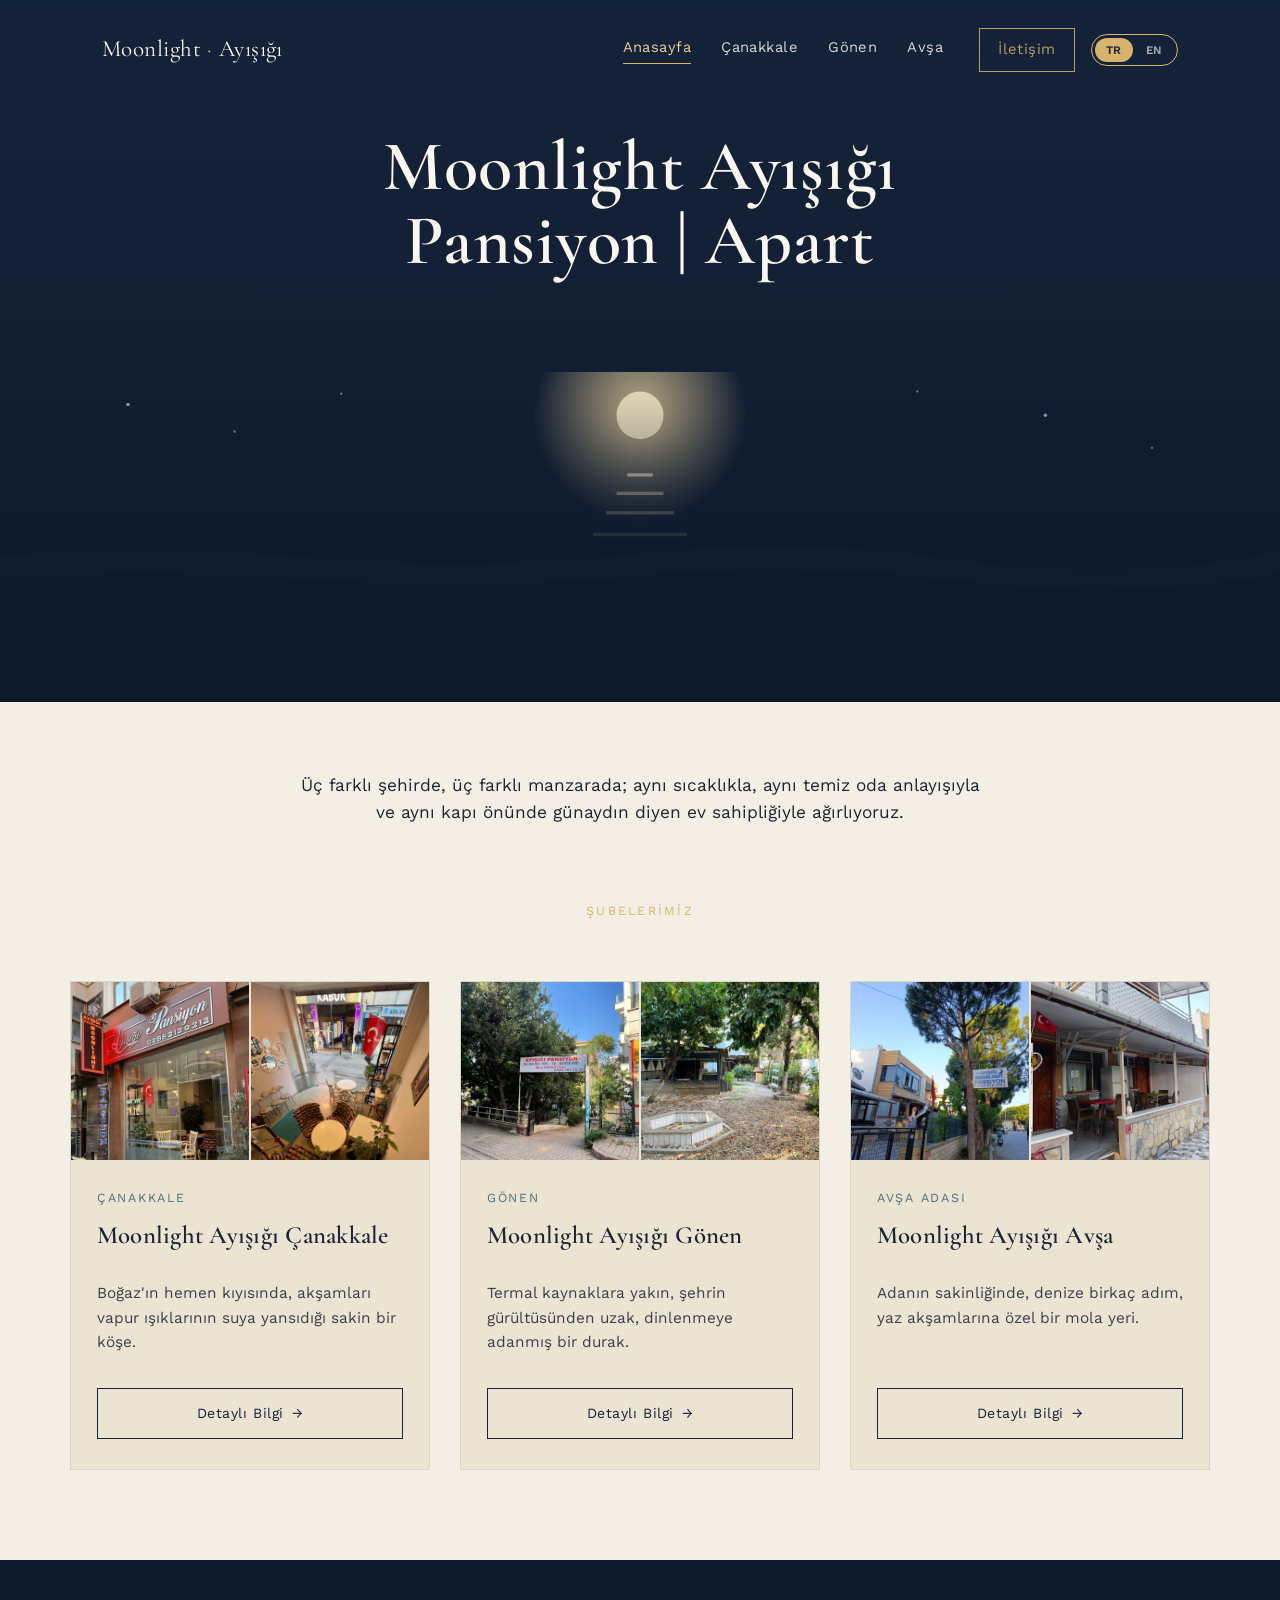
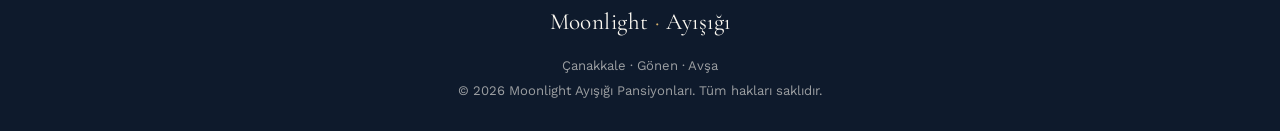
<file: index.html>
<!DOCTYPE html>
<html lang="tr">
<head>
<meta charset="UTF-8">
<meta name="viewport" content="width=device-width, initial-scale=1.0">
<link rel="icon" href="favicon.ico" type="image/x-icon">
<title>Moonlight Ayışığı Pansiyon | Çanakkale · Gönen · Avşa</title>
<meta name="description" content="Moonlight Ayışığı Pansiyonları — Çanakkale, Gönen ve Avşa'da huzurlu bir konaklama. Şubelerimizi keşfedin, bizi arayın veya WhatsApp'tan yazın.">
<link rel="preconnect" href="https://fonts.googleapis.com">
<link href="https://fonts.googleapis.com/css2?family=Cormorant+Garamond:wght@500;600;700&family=Work+Sans:wght@400;500;600&display=swap" rel="stylesheet">
<link rel="stylesheet" href="style.css">
</head>
<body>

<div class="hero">
  <header class="site-header">
    <div class="wrap">
      <div class="logo">Moonlight<span class="dot">·</span>Ayışığı</div>
      <div class="nav-wrap">
        <nav>
          <a href="index.html" data-en="Home">Anasayfa</a>
          <a href="canakkale.html">Çanakkale</a>
          <a href="gonen.html">Gönen</a>
          <a href="avsa.html">Avşa</a>
          <a href="iletisim.html" class="nav-contact" data-en="Contact">İletişim</a>
        </nav>
        <div class="lang-switch" role="group" aria-label="Dil seçimi / Language">
          <button type="button" class="lang-btn" data-lang="tr" aria-pressed="true">TR</button>
          <button type="button" class="lang-btn" data-lang="en" aria-pressed="false">EN</button>
        </div>
        <button class="menu-toggle" aria-label="Menüyü aç/kapat" aria-expanded="false">
          <svg class="icon-burger" viewBox="0 0 24 24" fill="none" stroke="currentColor" stroke-width="1.8"><line x1="3" y1="6" x2="21" y2="6"/><line x1="3" y1="12" x2="21" y2="12"/><line x1="3" y1="18" x2="21" y2="18"/></svg>
          <svg class="icon-close" viewBox="0 0 24 24" fill="none" stroke="currentColor" stroke-width="1.8"><line x1="5" y1="5" x2="19" y2="19"/><line x1="5" y1="19" x2="19" y2="5"/></svg>
        </button>
      </div>
    </div>
  </header>

  <div class="wrap hero-inner">
    <h1>Moonlight Ayışığı<br><span class="i18n" data-en="Guesthouse | Apart">Pansiyon | Apart</span></h1>
  </div>

  <!-- İmza görseli: ay ışığının denize yansıması -->
  <svg class="moon-scene" viewBox="0 0 1200 240" preserveAspectRatio="none" xmlns="http://www.w3.org/2000/svg" role="img" aria-label="Ay ışığının denize yansıması">
    <defs>
      <radialGradient id="moonGlow" cx="50%" cy="50%" r="50%">
        <stop offset="0%" stop-color="#E8CE9B" stop-opacity="0.9"/>
        <stop offset="100%" stop-color="#E8CE9B" stop-opacity="0"/>
      </radialGradient>
      <linearGradient id="seaFade" x1="0" y1="0" x2="0" y2="1">
        <stop offset="0%" stop-color="#0E1A2C" stop-opacity="0"/>
        <stop offset="100%" stop-color="#0E1A2C" stop-opacity="1"/>
      </linearGradient>
    </defs>
    <circle cx="600" cy="40" r="100" fill="url(#moonGlow)"/>
    <circle cx="600" cy="40" r="22" fill="#F4E6C2"/>
    <line x1="588" y1="95" x2="612" y2="95" stroke="#F4E6C2" stroke-width="3" opacity="0.85"/>
    <line x1="578" y1="112" x2="622" y2="112" stroke="#F4E6C2" stroke-width="3" opacity="0.6"/>
    <line x1="568" y1="130" x2="632" y2="130" stroke="#F4E6C2" stroke-width="3" opacity="0.4"/>
    <line x1="556" y1="150" x2="644" y2="150" stroke="#F4E6C2" stroke-width="3" opacity="0.25"/>
    <circle cx="120" cy="30" r="1.6" fill="#F4E6C2" opacity="0.7"/>
    <circle cx="220" cy="55" r="1.2" fill="#F4E6C2" opacity="0.5"/>
    <circle cx="980" cy="40" r="1.6" fill="#F4E6C2" opacity="0.7"/>
    <circle cx="1080" cy="70" r="1.2" fill="#F4E6C2" opacity="0.5"/>
    <circle cx="320" cy="20" r="1" fill="#F4E6C2" opacity="0.6"/>
    <circle cx="860" cy="18" r="1" fill="#F4E6C2" opacity="0.6"/>
    <path d="M0,170 Q150,160 300,172 T600,168 T900,174 T1200,166 V240 H0 Z" fill="#152538" opacity="0.9"/>
    <path d="M0,190 Q150,182 300,192 T600,188 T900,193 T1200,186 V240 H0 Z" fill="#0E1A2C"/>
    <rect x="0" y="0" width="1200" height="240" fill="url(#seaFade)"/>
  </svg>
</div>

<section class="intro wrap reveal">
  <p data-en="In three different cities, with three different views, we welcome you with the same warmth, the same standard of clean rooms, and the same hospitality that says good morning at your door.">Üç farklı şehirde, üç farklı manzarada; aynı sıcaklıkla, aynı temiz oda anlayışıyla ve aynı kapı önünde günaydın diyen ev sahipliğiyle ağırlıyoruz.</p>
</section>

<section class="branches wrap" id="subeler">
  <div class="branches-head reveal">
    <span class="eyebrow" data-en="Our Branches">Şubelerimiz</span>
  </div>

  <div class="branches-grid">

    <!-- ÇANAKKALE -->
    <article class="branch-card reveal">
      <div class="branch-photos">
        <div class="photo-placeholder">
          <img src="images/canakkale1.jpg">
        </div>
        <div class="photo-placeholder">
          <img src="images/canakkale2.jpg">
        </div>
      </div>
      <div class="branch-body">
        <span class="place">Çanakkale</span>
        <h3>Moonlight Ayışığı Çanakkale</h3>
        <p data-en="Right on the shore of the Strait, a quiet corner where the ferry lights reflect on the water in the evenings.">Boğaz'ın hemen kıyısında, akşamları vapur ışıklarının suya yansıdığı sakin bir köşe.</p>
        <a class="btn" href="canakkale.html"><span class="i18n" data-en="Learn More">Detaylı Bilgi</span> <span class="arrow">→</span></a>
      </div>
    </article>

    <!-- GÖNEN -->
    <article class="branch-card reveal">
      <div class="branch-photos">
        <div class="photo-placeholder">
          <img src="images/gonen1.jpg">
        </div>
        <div class="photo-placeholder">
          <img src="images/gonen2.jpg">
        </div>
      </div>
      <div class="branch-body">
        <span class="place">Gönen</span>
        <h3>Moonlight Ayışığı Gönen</h3>
        <p data-en="Close to thermal springs and away from city noise, a stop devoted to rest.">Termal kaynaklara yakın, şehrin gürültüsünden uzak, dinlenmeye adanmış bir durak.</p>
        <a class="btn" href="gonen.html"><span class="i18n" data-en="Learn More">Detaylı Bilgi</span> <span class="arrow">→</span></a>
      </div>
    </article>

    <!-- AVŞA -->
    <article class="branch-card reveal">
      <div class="branch-photos">
        <div class="photo-placeholder">
          <img src="images/avsa1.jpg">
        </div>
        <div class="photo-placeholder">
          <img src="images/avsa2.jpg">
        </div>
      </div>
      <div class="branch-body">
        <span class="place" data-en="Avşa Island">Avşa Adası</span>
        <h3>Moonlight Ayışığı Avşa</h3>
        <p data-en="In the calm of the island, just steps from the sea — a special retreat for summer evenings.">Adanın sakinliğinde, denize birkaç adım, yaz akşamlarına özel bir mola yeri.</p>
        <a class="btn" href="avsa.html"><span class="i18n" data-en="Learn More">Detaylı Bilgi</span> <span class="arrow">→</span></a>
      </div>
    </article>

  </div>
</section>

<footer class="site-footer">
  <div class="wrap">
    <div class="logo">Moonlight<span class="dot">·</span>Ayışığı</div>
    <p>Çanakkale · Gönen · Avşa</p>
    <p>&copy; 2026 Moonlight Ayışığı <span class="i18n" data-en="Guesthouses. All rights reserved.">Pansiyonları. Tüm hakları saklıdır.</span></p>
  </div>
</footer>

<script src="script.js"></script>
</body>
</html>
</file>
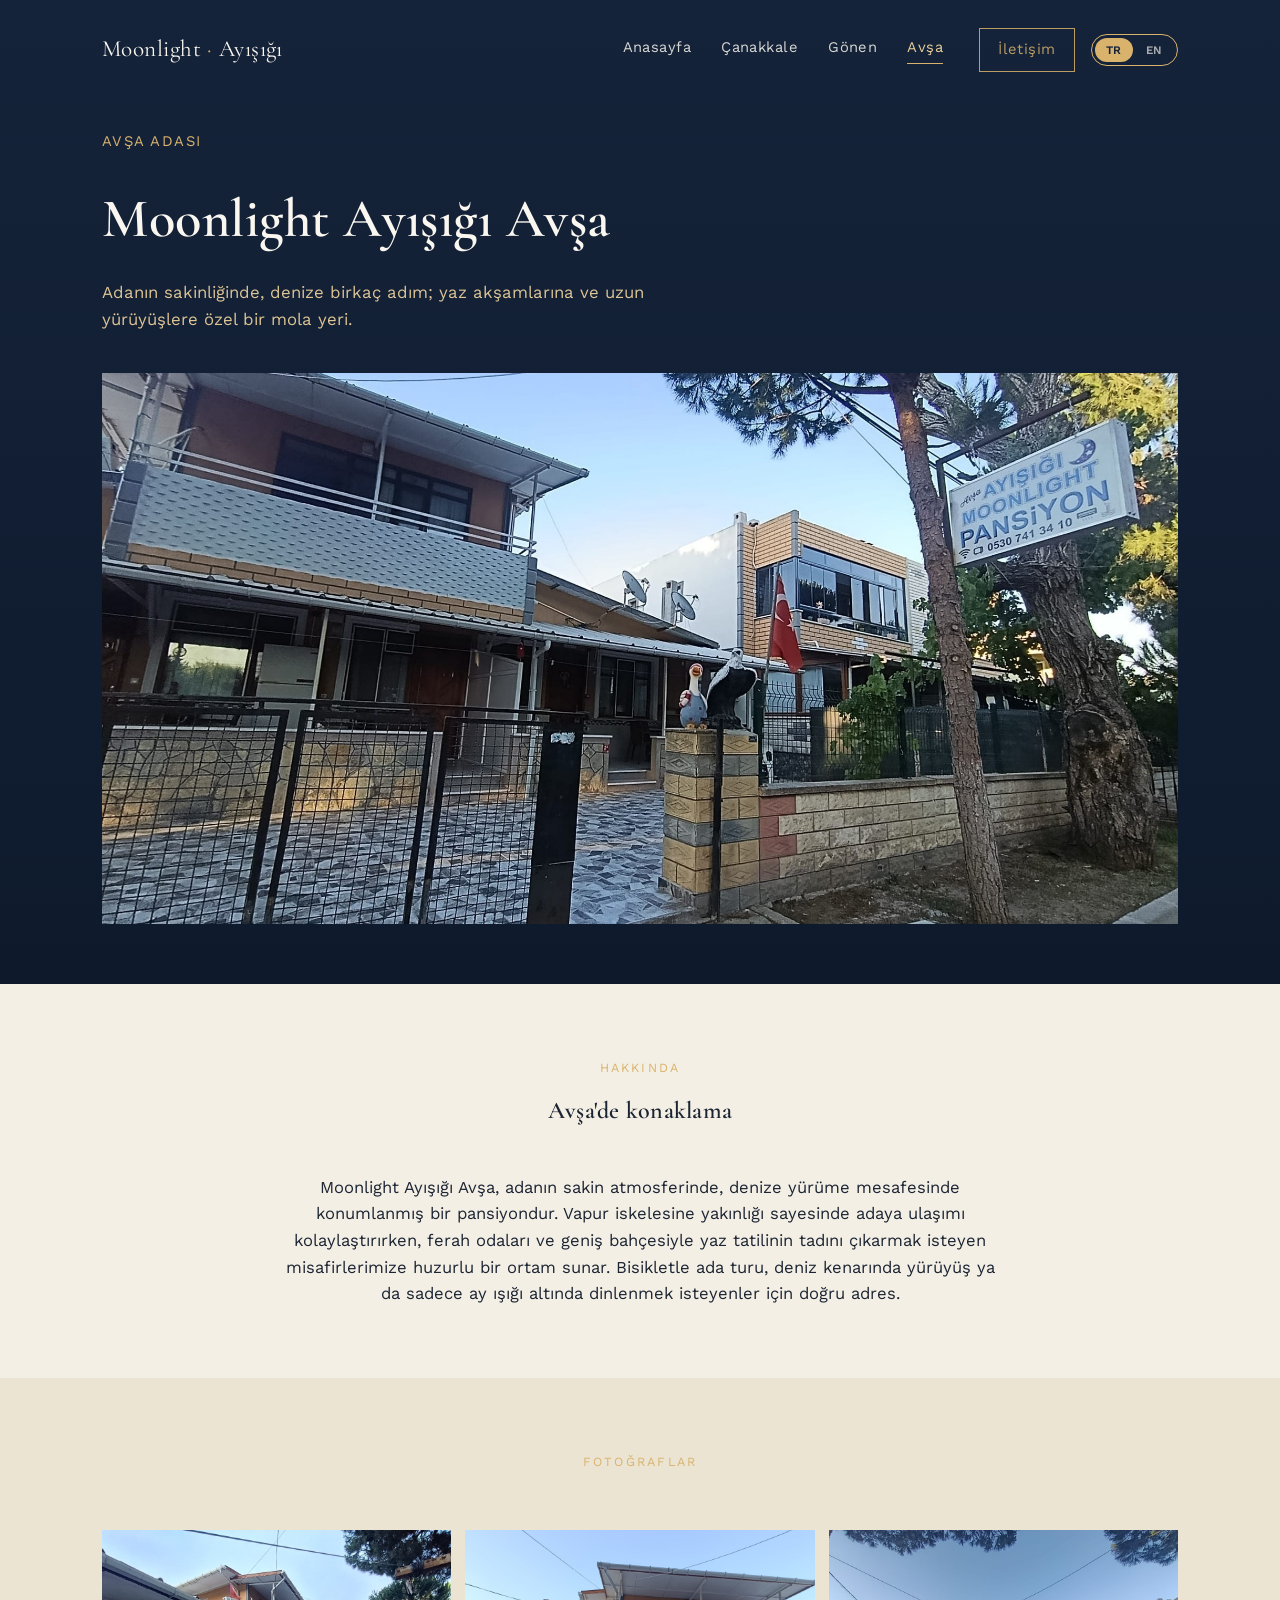
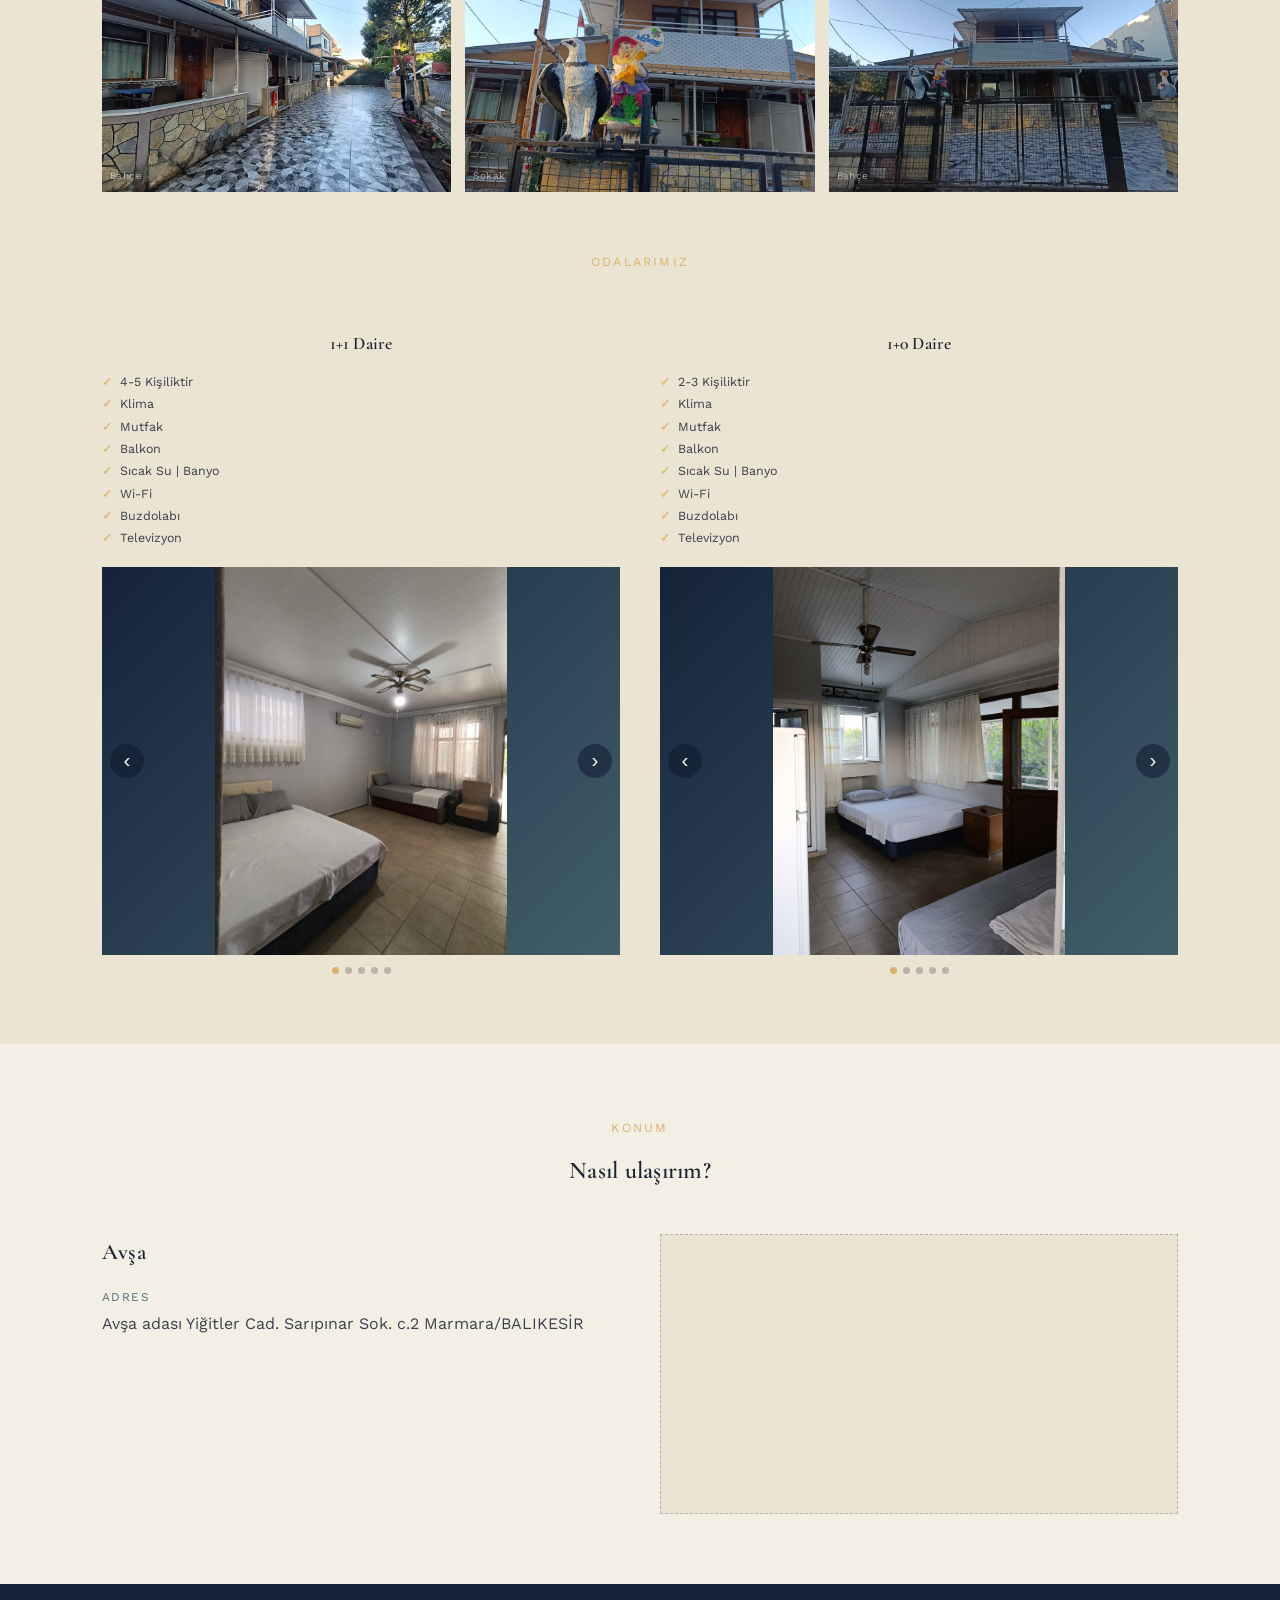
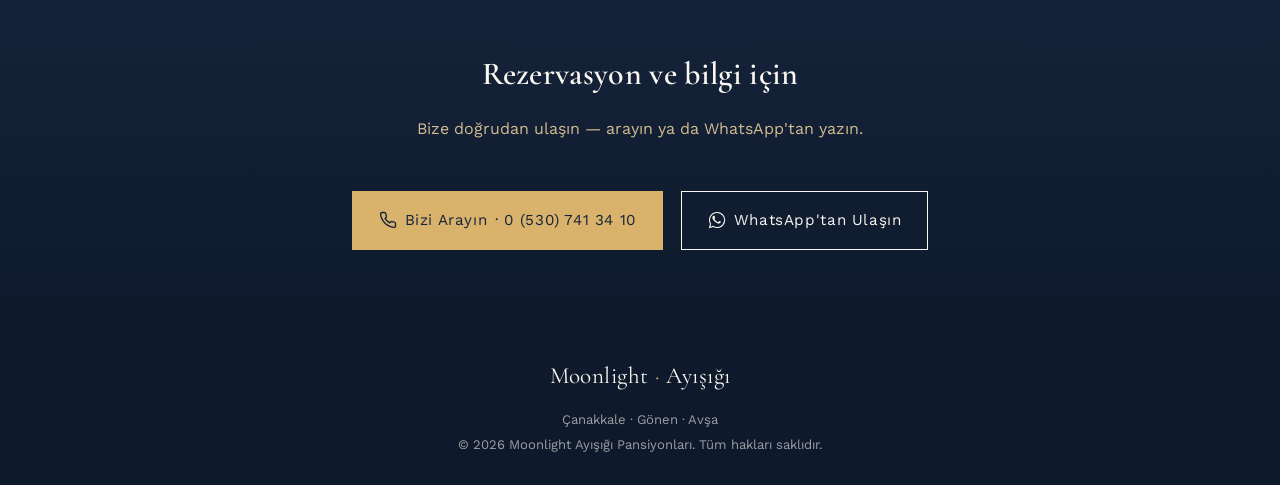
<file: avsa.html>
<!DOCTYPE html>
<html lang="tr">
<head>
<meta charset="UTF-8">
<meta name="viewport" content="width=device-width, initial-scale=1.0">
<link rel="icon" href="favicon.ico" type="image/x-icon">
<title>Moonlight Ayışığı Avşa | Pansiyon</title>
<meta name="description" content="Moonlight Ayışığı Avşa pansiyonu — odalar, fotoğraflar, konum ve iletişim bilgileri.">
<link rel="preconnect" href="https://fonts.googleapis.com">
<link href="https://fonts.googleapis.com/css2?family=Cormorant+Garamond:wght@500;600;700&family=Work+Sans:wght@400;500;600&display=swap" rel="stylesheet">
<link rel="stylesheet" href="style.css">
</head>
<body>

<div class="branch-hero">
  <header class="site-header">
    <div class="wrap">
      <div class="logo">Moonlight<span class="dot">·</span>Ayışığı</div>
      <div class="nav-wrap">
        <nav>
          <a href="index.html" data-en="Home">Anasayfa</a>
          <a href="canakkale.html">Çanakkale</a>
          <a href="gonen.html">Gönen</a>
          <a href="avsa.html">Avşa</a>
          <a href="iletisim.html" class="nav-contact" data-en="Contact">İletişim</a>
        </nav>
        <div class="lang-switch" role="group" aria-label="Dil seçimi / Language">
          <button type="button" class="lang-btn" data-lang="tr" aria-pressed="true">TR</button>
          <button type="button" class="lang-btn" data-lang="en" aria-pressed="false">EN</button>
        </div>
        <button class="menu-toggle" aria-label="Menüyü aç/kapat" aria-expanded="false">
          <svg class="icon-burger" viewBox="0 0 24 24" fill="none" stroke="currentColor" stroke-width="1.8"><line x1="3" y1="6" x2="21" y2="6"/><line x1="3" y1="12" x2="21" y2="12"/><line x1="3" y1="18" x2="21" y2="18"/></svg>
          <svg class="icon-close" viewBox="0 0 24 24" fill="none" stroke="currentColor" stroke-width="1.8"><line x1="5" y1="5" x2="19" y2="19"/><line x1="5" y1="19" x2="19" y2="5"/></svg>
        </button>
      </div>
    </div>
  </header>

  <div class="wrap branch-hero-content">
    <div class="loc" data-en="Avşa Island">Avşa Adası</div>
    <h1>Moonlight Ayışığı Avşa</h1>
    <p class="lede" data-en="In the calm of the island, just steps from the sea — a special retreat for summer evenings and long walks.">Adanın sakinliğinde, denize birkaç adım; yaz akşamlarına ve uzun yürüyüşlere özel bir mola yeri.</p>

    <div class="banner-placeholder">
      <img src="images/avsa.jpg" alt="Moonlight Ayışığı Avşa Kapak Fotoğrafı">
    </div>
  </div>
</div>

<section class="section reveal">
  <div class="wrap">
    <div class="section-head">
      <span class="eyebrow" data-en="About">Hakkında</span>
      <h2 data-en="Accommodation in Avşa">Avşa'de konaklama</h2>
    </div>
    <p class="about-text" data-en="Moonlight Ayışığı Avşa is a guesthouse located within walking distance of the sea, in the island's calm atmosphere. Its proximity to the ferry pier makes reaching the island easy, while its spacious rooms and large garden offer a peaceful setting for guests wanting to enjoy their summer holiday. It's the right address for those who want to tour the island by bike, walk along the shore, or simply relax under the moonlight.">Moonlight Ayışığı Avşa, adanın sakin atmosferinde, denize yürüme mesafesinde konumlanmış bir pansiyondur. Vapur iskelesine yakınlığı sayesinde adaya ulaşımı kolaylaştırırken, ferah odaları ve geniş bahçesiyle yaz tatilinin tadını çıkarmak isteyen misafirlerimize huzurlu bir ortam sunar. Bisikletle ada turu, deniz kenarında yürüyüş ya da sadece ay ışığı altında dinlenmek isteyenler için doğru adres.</p>
  </div>
</section>

<section class="section alt reveal">
  <div class="wrap">
    <div class="section-head">
      <span class="eyebrow" data-en="Photos">Fotoğraflar</span>
    </div>
    <div class="gallery-grid-3">
      <div class="photo-placeholder">
        <img src="images/avsabahce.jpg" alt="Bahçe">
        <span class="ph-label" data-en="Garden">Bahçe</span>
      </div>
      <div class="photo-placeholder">
        <img src="images/avsasokak.jpg" alt="Sokak">
        <span class="ph-label" data-en="Street">Sokak</span>
      </div>
      <div class="photo-placeholder">
        <img src="images/avsabahce1.jpg" alt="Bahçe">
        <span class="ph-label" data-en="Garden">Bahçe</span>
      </div>
    </div>

    <div class="section-head rooms-head">
      <span class="eyebrow" data-en="Our Rooms">Odalarımız</span>
    </div>
    <div class="rooms-grid-2">

      <div class="room-carousel">
        <h3 data-en="1+1 Apartment">1+1 Daire</h3>
        <ul class="amenity-list">
          <li data-en="Accommodates 4-5">4-5 Kişiliktir</li>
          <li data-en="Air Conditioning">Klima</li>
          <li data-en="Kitchen">Mutfak</li>
          <li data-en="Balcony">Balkon</li>
          <li data-en="Hot Water | Bathroom">Sıcak Su | Banyo</li>
          <li>Wi-Fi</li>
          <li data-en="Fridge">Buzdolabı</li>
          <li data-en="TV">Televizyon</li>
        </ul>
        <div class="carousel">
          <button class="carousel-arrow prev" type="button" aria-label="Önceki fotoğraf">‹</button>
          <div class="carousel-track">
            <div class="carousel-slide active">
              <img src="images/avsa111.jpg" alt="1+1 Daire">
            </div>
            <div class="carousel-slide">
              <img src="images/avsa112.jpg" alt="1+1 Daire">
            </div>
            <div class="carousel-slide">
              <img src="images/avsa113.jpg" alt="1+1 Daire">
            </div>
            <div class="carousel-slide">
              <img src="images/avsa114.jpg" alt="1+1 Daire">
            </div>
            <div class="carousel-slide">
              <img src="images/avsa115.jpg" alt="1+0 Daire">
            </div>
          </div>
          <button class="carousel-arrow next" type="button" aria-label="Sonraki fotoğraf">›</button>
        </div>
        <div class="carousel-dots">
          <span class="dot active"></span><span class="dot"></span><span class="dot"></span><span class="dot"></span><span class="dot"></span>
        </div>
      </div>

      <div class="room-carousel">
        <h3 data-en="Studio Apartment">1+0 Daire</h3>
        <ul class="amenity-list">
          <li data-en="Accommodates 2-3">2-3 Kişiliktir</li>
          <li data-en="Air Conditioning">Klima</li>
          <li data-en="Kitchen">Mutfak</li>
          <li data-en="Balcony">Balkon</li>
          <li data-en="Hot Water | Bathroom">Sıcak Su | Banyo</li>
          <li>Wi-Fi</li>
          <li data-en="Fridge">Buzdolabı</li>
          <li data-en="TV">Televizyon</li>
        </ul>
        <div class="carousel">
          <button class="carousel-arrow prev" type="button" aria-label="Önceki fotoğraf">‹</button>
          <div class="carousel-track">
            <div class="carousel-slide active">
              <img src="images/avsa101.jpg" alt="1+0 Daire">
            </div>
            <div class="carousel-slide">
              <img src="images/avsa102.jpg" alt="1+0 Daire">
            </div>
            <div class="carousel-slide">
              <img src="images/avsa103.jpg" alt="1+0 Daire">
            </div>
            <div class="carousel-slide">
              <img src="images/avsa104.jpg" alt="1+0 Daire">
            </div>
            <div class="carousel-slide">
              <img src="images/avsa105.jpg" alt="1+0 Daire">
            </div>
          </div>
          <button class="carousel-arrow next" type="button" aria-label="Sonraki fotoğraf">›</button>
        </div>
        <div class="carousel-dots">
          <span class="dot active"></span><span class="dot"></span><span class="dot"></span><span class="dot"></span><span class="dot"></span>
        </div>
      </div>

    </div>
  </div>
</section>

<section class="section reveal">
  <div class="wrap">
    <div class="section-head">
      <span class="eyebrow" data-en="Location">Konum</span>
      <h2 data-en="How do I get there?">Nasıl ulaşırım?</h2>
    </div>
    <div class="location-grid">
      <div class="location-info">
        <h3>Avşa</h3>
        <span class="label" data-en="Address">Adres</span>
        <p>Avşa adası Yiğitler Cad. Sarıpınar Sok. c.2 Marmara/BALIKESİR</p>
      </div>
      <div class="map-placeholder">
        <iframe
        src="https://www.google.com/maps?q=40.5075704,27.4999676&z=16&output=embed"
        width="100%"
        height="100%"
        style="border:0;"
        loading="lazy"
        allowfullscreen>
      </iframe>
      </div>
    </div>
  </div>
</section>

<div class="contact-box reveal">
  <div class="wrap">
    <h2 data-en="For Reservations & Information">Rezervasyon ve bilgi için</h2>
    <p data-en="Contact us directly — call us or message on WhatsApp.">Bize doğrudan ulaşın — arayın ya da WhatsApp'tan yazın.</p>
    <div class="contact-actions">
      <a class="btn btn-gold" href="tel:+905307413410">
        <svg viewBox="0 0 24 24" fill="none" stroke="currentColor" stroke-width="1.8"><path d="M22 16.92v3a2 2 0 0 1-2.18 2 19.79 19.79 0 0 1-8.63-3.07 19.5 19.5 0 0 1-6-6 19.79 19.79 0 0 1-3.07-8.67A2 2 0 0 1 4.11 2h3a2 2 0 0 1 2 1.72 12.84 12.84 0 0 0 .7 2.81 2 2 0 0 1-.45 2.11L8.09 9.91a16 16 0 0 0 6 6l1.27-1.27a2 2 0 0 1 2.11-.45 12.84 12.84 0 0 0 2.81.7A2 2 0 0 1 22 16.92z"/></svg>
        <span class="i18n" data-en="Call Us">Bizi Arayın</span> · 0 (530) 741 34 10
      </a>
      <a class="btn btn-outline-light" href="https://wa.me/905307413410?text=Merhaba%2C+Moonlight+Ay%C4%B1%C5%9F%C4%B1%C4%9F%C4%B1+Av%C5%9Fa+%C5%9Fubesi+hakk%C4%B1nda+bilgi+almak+istiyorum." target="_blank" rel="noopener">
        <svg viewBox="0 0 24 24" fill="currentColor"><path d="M17.5 14.4c-.3-.2-1.8-.9-2.1-1-.3-.1-.5-.2-.7.1-.2.3-.8 1-1 1.2-.2.2-.4.2-.7.1-1-.4-2-1.1-2.8-2-.7-.8-1.2-1.7-1.5-2.1-.2-.3 0-.5.1-.7.2-.2.4-.5.6-.7.2-.2.2-.4.1-.7-.1-.3-.6-1.5-.8-2-.2-.4-.4-.4-.6-.4h-.6c-.2 0-.5.1-.7.4-.2.3-.9 1-.9 2.3 0 1.4 1 2.7 1.1 2.9.1.2 1.9 3 4.7 4.1 2.3.9 2.8.8 3.3.7.5-.1 1.6-.6 1.8-1.3.2-.6.2-1.2.1-1.3-.1-.1-.3-.2-.6-.4z"/><path d="M12 2a10 10 0 0 0-8.5 15.2L2 22l4.9-1.5A10 10 0 1 0 12 2z" fill="none" stroke="currentColor" stroke-width="1.4"/></svg>
        <span class="i18n" data-en="Contact via WhatsApp">WhatsApp'tan Ulaşın</span>
      </a>
    </div>
  </div>
</div>

<footer class="site-footer">
  <div class="wrap">
    <div class="logo">Moonlight<span class="dot">·</span>Ayışığı</div>
    <p>Çanakkale · Gönen · Avşa</p>
    <p>&copy; 2026 Moonlight Ayışığı <span class="i18n" data-en="Guesthouses. All rights reserved.">Pansiyonları. Tüm hakları saklıdır.</span></p>
  </div>
</footer>

<div class="lightbox" id="lightbox">
  <button class="lightbox-close" type="button" aria-label="Kapat">×</button>
  <button class="lightbox-nav prev" type="button" aria-label="Önceki fotoğraf">‹</button>
  <div class="lightbox-content"></div>
  <button class="lightbox-nav next" type="button" aria-label="Sonraki fotoğraf">›</button>
</div>

<script src="script.js"></script>
</body>
</html>
</file>
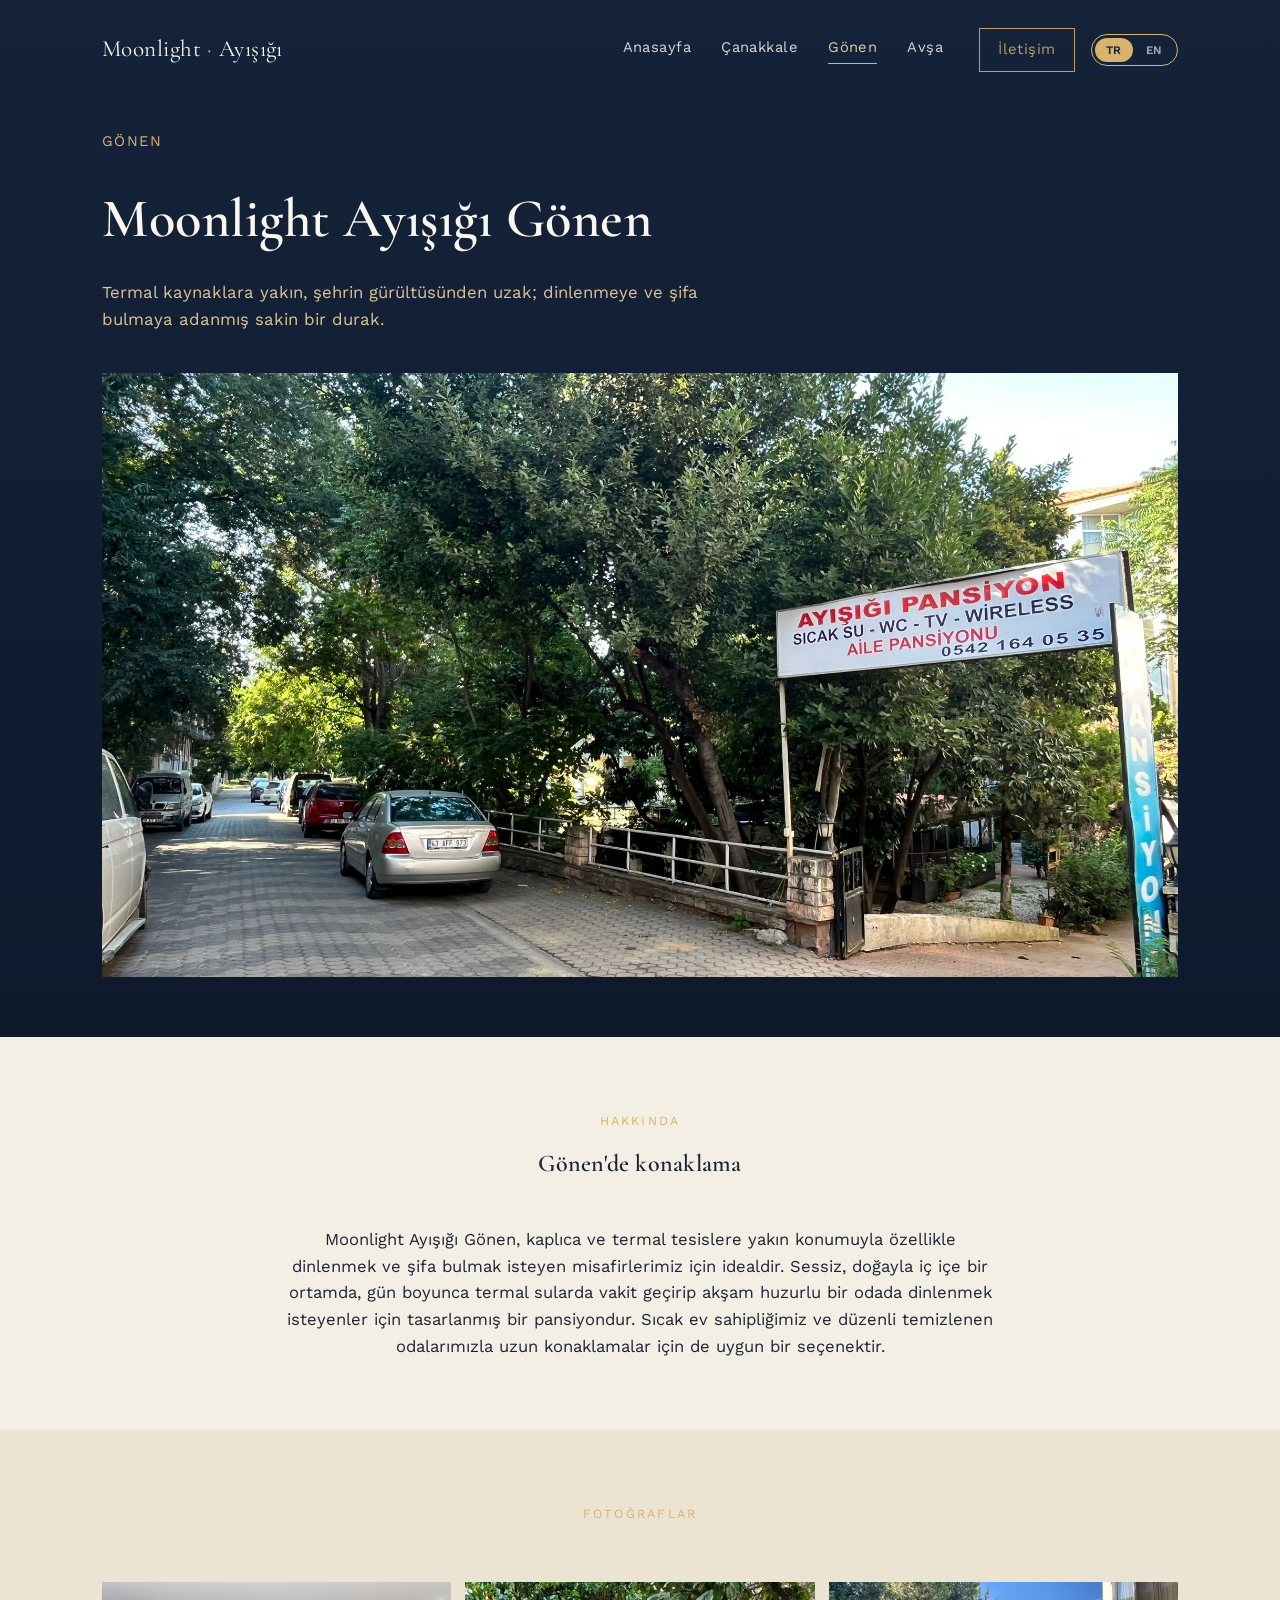
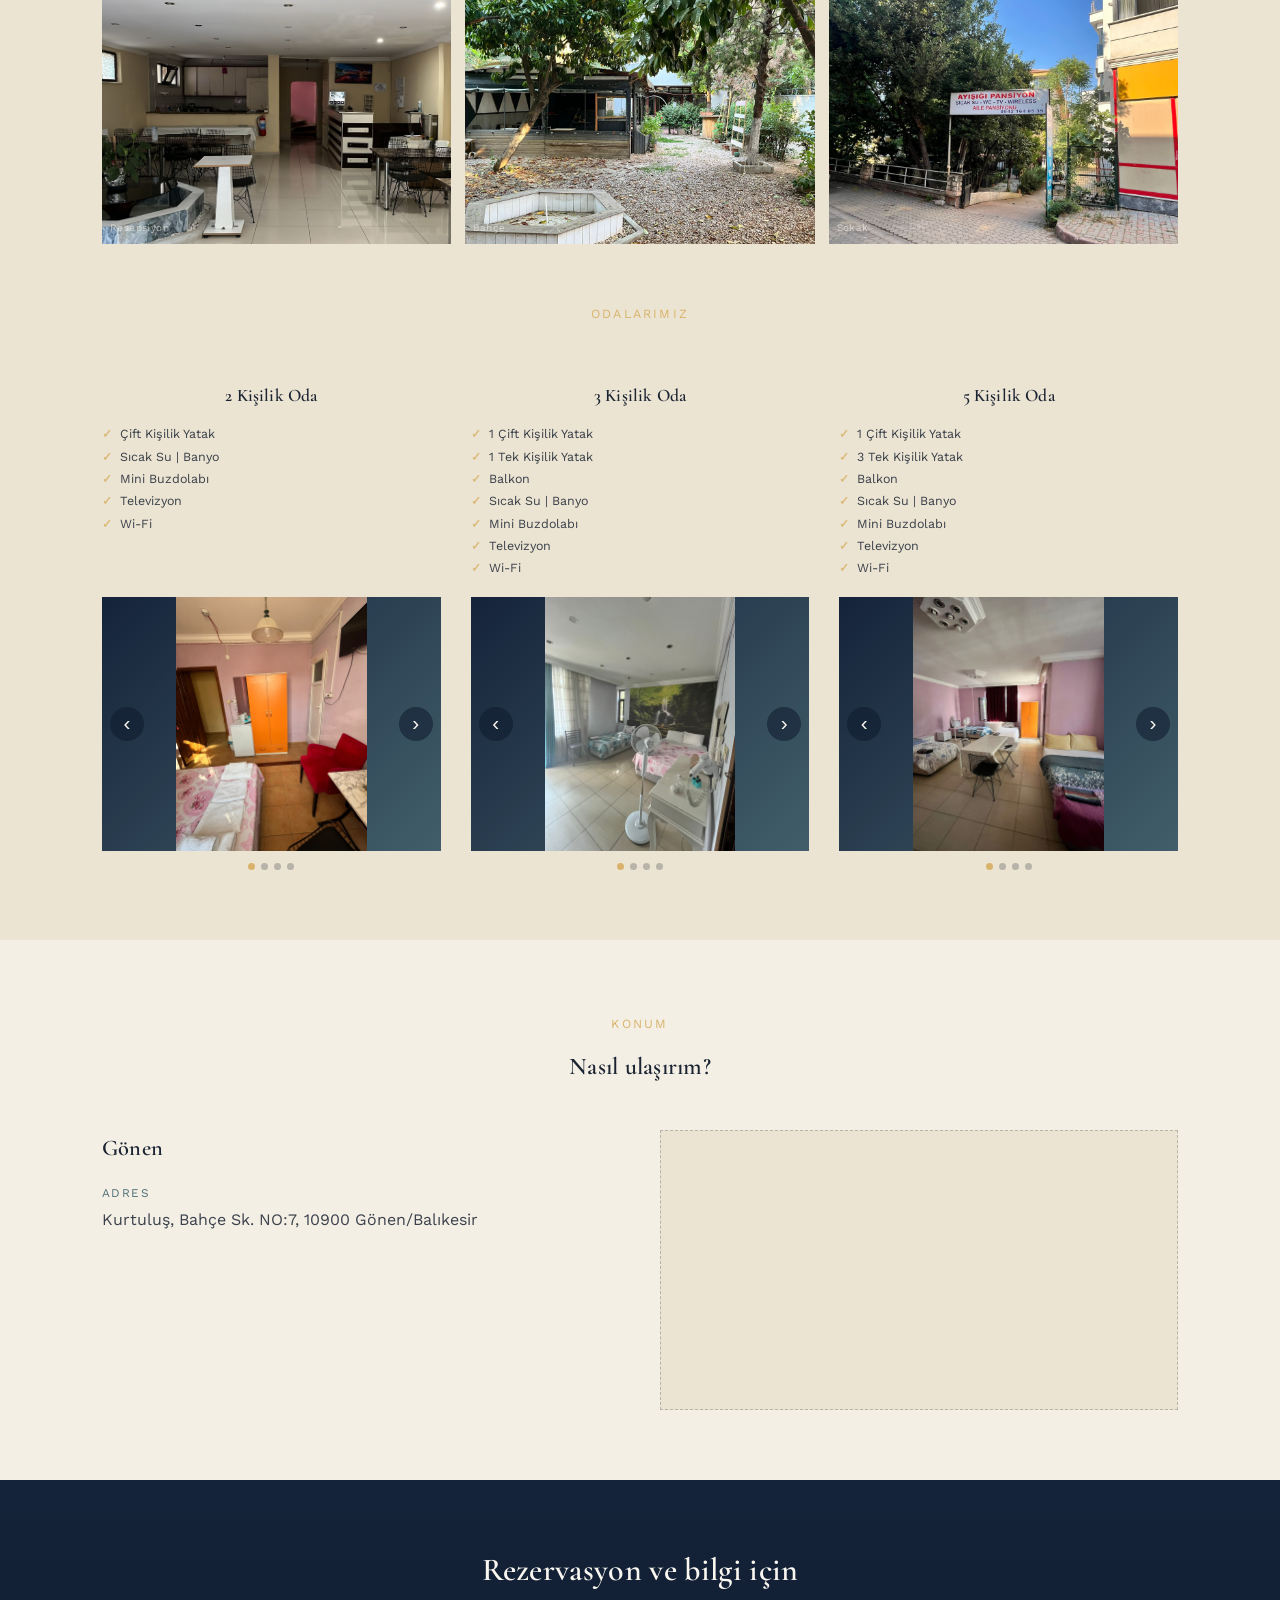
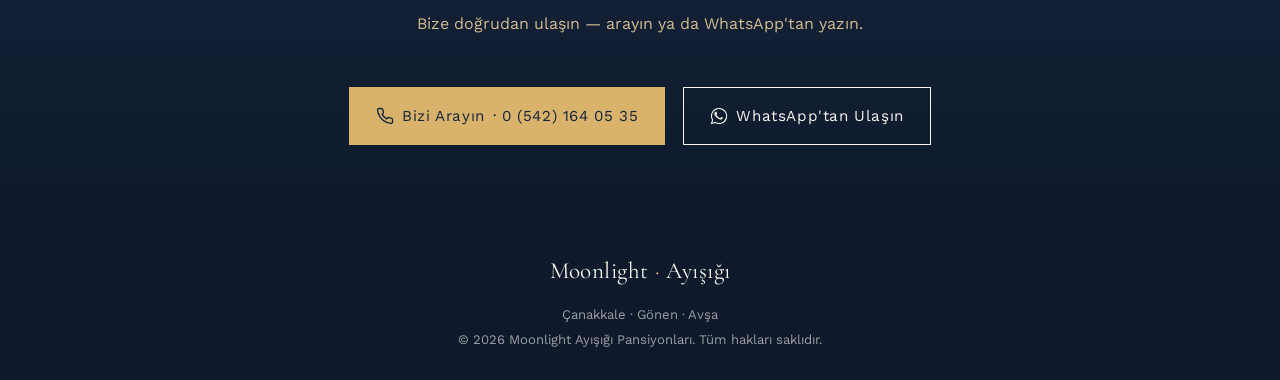
<file: gonen.html>
<!DOCTYPE html>
<html lang="tr">
<head>
<meta charset="UTF-8">
<meta name="viewport" content="width=device-width, initial-scale=1.0">
<link rel="icon" href="favicon.ico" type="image/x-icon">
<title>Moonlight Ayışığı Gönen | Pansiyon</title>
<meta name="description" content="Moonlight Ayışığı Gönen pansiyonu — odalar, fotoğraflar, konum ve iletişim bilgileri.">
<link rel="preconnect" href="https://fonts.googleapis.com">
<link href="https://fonts.googleapis.com/css2?family=Cormorant+Garamond:wght@500;600;700&family=Work+Sans:wght@400;500;600&display=swap" rel="stylesheet">
<link rel="stylesheet" href="style.css">
</head>
<body>

<div class="branch-hero">
  <header class="site-header">
    <div class="wrap">
      <div class="logo">Moonlight<span class="dot">·</span>Ayışığı</div>
      <div class="nav-wrap">
        <nav>
          <a href="index.html" data-en="Home">Anasayfa</a>
          <a href="canakkale.html">Çanakkale</a>
          <a href="gonen.html">Gönen</a>
          <a href="avsa.html">Avşa</a>
          <a href="iletisim.html" class="nav-contact" data-en="Contact">İletişim</a>
        </nav>
        <div class="lang-switch" role="group" aria-label="Dil seçimi / Language">
          <button type="button" class="lang-btn" data-lang="tr" aria-pressed="true">TR</button>
          <button type="button" class="lang-btn" data-lang="en" aria-pressed="false">EN</button>
        </div>
        <button class="menu-toggle" aria-label="Menüyü aç/kapat" aria-expanded="false">
          <svg class="icon-burger" viewBox="0 0 24 24" fill="none" stroke="currentColor" stroke-width="1.8"><line x1="3" y1="6" x2="21" y2="6"/><line x1="3" y1="12" x2="21" y2="12"/><line x1="3" y1="18" x2="21" y2="18"/></svg>
          <svg class="icon-close" viewBox="0 0 24 24" fill="none" stroke="currentColor" stroke-width="1.8"><line x1="5" y1="5" x2="19" y2="19"/><line x1="5" y1="19" x2="19" y2="5"/></svg>
        </button>
      </div>
    </div>
  </header>

  <div class="wrap branch-hero-content">
    <div class="loc">Gönen</div>
    <h1>Moonlight Ayışığı Gönen</h1>
    <p class="lede" data-en="Close to thermal springs and away from the noise of the city — a peaceful stop devoted to rest and healing.">Termal kaynaklara yakın, şehrin gürültüsünden uzak; dinlenmeye ve şifa bulmaya adanmış sakin bir durak.</p>

    <div class="banner-placeholder">
      <img src="images/gonen.jpg" alt="Moonlight Ayışığı Gönen Kapak Fotoğrafı">
    </div>
  </div>
</div>

<section class="section reveal">
  <div class="wrap">
    <div class="section-head">
      <span class="eyebrow" data-en="About">Hakkında</span>
      <h2 data-en="Accommodation in Gönen">Gönen'de konaklama</h2>
    </div>
    <p class="about-text" data-en="Moonlight Ayışığı Gönen, with its location close to spas and thermal facilities, is ideal for guests who especially want to rest and heal. Set in a quiet environment surrounded by nature, it's a guesthouse designed for those who want to spend the day in the thermal waters and relax in a peaceful room in the evening. With our warm hospitality and regularly cleaned rooms, it's also a great option for longer stays.">Moonlight Ayışığı Gönen, kaplıca ve termal tesislere yakın konumuyla özellikle dinlenmek ve şifa bulmak isteyen misafirlerimiz için idealdir. Sessiz, doğayla iç içe bir ortamda, gün boyunca termal sularda vakit geçirip akşam huzurlu bir odada dinlenmek isteyenler için tasarlanmış bir pansiyondur. Sıcak ev sahipliğimiz ve düzenli temizlenen odalarımızla uzun konaklamalar için de uygun bir seçenektir.</p>
  </div>
</section>

<section class="section alt reveal">
  <div class="wrap">
    <div class="section-head">
      <span class="eyebrow" data-en="Photos">Fotoğraflar</span>
    </div>
    <div class="gallery-grid-3">
      <div class="photo-placeholder">
        <img src="images/gonenresepsiyon.jpg" alt="Resepsiyon">
        <span class="ph-label" data-en="Reception">Resepsiyon</span>
      </div>
      <div class="photo-placeholder">
        <img src="images/gonenbahce.jpg" alt="Bahçe">
        <span class="ph-label" data-en="Garden">Bahçe</span>
      </div>
      <div class="photo-placeholder">
        <img src="images/gonensokak.jpg" alt="Sokak">
        <span class="ph-label" data-en="Street">Sokak</span>
      </div>
    </div>

    <div class="section-head rooms-head">
      <span class="eyebrow" data-en="Our Rooms">Odalarımız</span>
    </div>
    <div class="rooms-grid">

      <div class="room-carousel">
        <h3 data-en="2-Person Room">2 Kişilik Oda</h3>
        <ul class="amenity-list">
          <li data-en="Double Bed">Çift Kişilik Yatak</li>
          <li data-en="Hot Water | Bathroom">Sıcak Su | Banyo</li>
          <li data-en="Mini Fridge">Mini Buzdolabı</li>
          <li data-en="TV">Televizyon</li>
          <li>Wi-Fi</li>
        </ul>
        <div class="carousel">
          <button class="carousel-arrow prev" type="button" aria-label="Önceki fotoğraf">‹</button>
          <div class="carousel-track">
            <div class="carousel-slide active">
              <img src="images/gonen21.jpg" alt="2 Kişilik Oda">
            </div>
            <div class="carousel-slide">
              <img src="images/gonen22.jpg" alt="2 Kişilik Oda">
            </div>
            <div class="carousel-slide">
              <img src="images/gonen23.jpg" alt="2 Kişilik Oda">
            </div>
            <div class="carousel-slide">
              <img src="images/gonen24.jpg" alt="2 Kişilik Oda">
            </div>
          </div>
          <button class="carousel-arrow next" type="button" aria-label="Sonraki fotoğraf">›</button>
        </div>
        <div class="carousel-dots">
          <span class="dot active"></span><span class="dot"></span><span class="dot"></span><span class="dot"></span>
        </div>
      </div>

      <div class="room-carousel">
        <h3 data-en="3-Person Room">3 Kişilik Oda</h3>
        <ul class="amenity-list">
          <li data-en="1 Double Bed">1 Çift Kişilik Yatak</li>
          <li data-en="1 Single Bed">1 Tek Kişilik Yatak</li>
          <li data-en="Balcony">Balkon</li>
          <li data-en="Hot Water | Bathroom">Sıcak Su | Banyo</li>
          <li data-en="Mini Fridge">Mini Buzdolabı</li>
          <li data-en="TV">Televizyon</li>
          <li>Wi-Fi</li>
        </ul>
        <div class="carousel">
          <button class="carousel-arrow prev" type="button" aria-label="Önceki fotoğraf">‹</button>
          <div class="carousel-track">
            <div class="carousel-slide active">
              <img src="images/gonen31.jpg" alt="3 Kişilik Oda">
            </div>
            <div class="carousel-slide">
              <img src="images/gonen32.jpg" alt="3 Kişilik Oda">
            </div>
            <div class="carousel-slide">
              <img src="images/gonen33.jpg" alt="3 Kişilik Oda">
            </div>
            <div class="carousel-slide">
              <img src="images/gonen34.jpg" alt="3 Kişilik Oda">
            </div>
          </div>
          <button class="carousel-arrow next" type="button" aria-label="Sonraki fotoğraf">›</button>
        </div>
        <div class="carousel-dots">
          <span class="dot active"></span><span class="dot"></span><span class="dot"></span><span class="dot"></span>
        </div>
      </div>

      <div class="room-carousel">
        <h3 data-en="5-Person Room">5 Kişilik Oda</h3>
        <ul class="amenity-list">
          <li data-en="1 Double Bed">1 Çift Kişilik Yatak</li>
          <li data-en="3 Single Beds">3 Tek Kişilik Yatak</li>
          <li data-en="Balcony">Balkon</li>
          <li data-en="Hot Water | Bathroom">Sıcak Su | Banyo</li>
          <li data-en="Mini Fridge">Mini Buzdolabı</li>
          <li data-en="TV">Televizyon</li>
          <li>Wi-Fi</li>
        </ul>
        <div class="carousel">
          <button class="carousel-arrow prev" type="button" aria-label="Önceki fotoğraf">‹</button>
          <div class="carousel-track">
            <div class="carousel-slide active">
              <img src="images/gonen51.jpg" alt="5 Kişilik Oda">
            </div>
            <div class="carousel-slide">
              <img src="images/gonen52.jpg" alt="5 Kişilik Oda">
            </div>
            <div class="carousel-slide">
              <img src="images/gonen53.jpg" alt="5 Kişilik Oda">
            </div>
            <div class="carousel-slide">
              <img src="images/gonen54.jpg" alt="5 Kişilik Oda">
            </div>
          </div>
          <button class="carousel-arrow next" type="button" aria-label="Sonraki fotoğraf">›</button>
        </div>
        <div class="carousel-dots">
          <span class="dot active"></span><span class="dot"></span><span class="dot"></span><span class="dot"></span>
        </div>
      </div>

    </div>
  </div>
</section>

<section class="section reveal">
  <div class="wrap">
    <div class="section-head">
      <span class="eyebrow" data-en="Location">Konum</span>
      <h2 data-en="How do I get there?">Nasıl ulaşırım?</h2>
    </div>
    <div class="location-grid">
      <div class="location-info">
        <h3>Gönen</h3>
        <span class="label" data-en="Address">Adres</span>
        <p>Kurtuluş, Bahçe Sk. NO:7, 10900 Gönen/Balıkesir</p>
      </div>
      <div class="map-placeholder">
        <iframe
        src="https://www.google.com/maps?q=Moonlight%20Ayışığı%20Pansiyon%20Gönen&output=embed"
        width="100%"
        height="100%"
        style="border:0;"
        loading="lazy"
        allowfullscreen>
      </iframe>
      </div>
    </div>
  </div>
</section>

<div class="contact-box reveal">
  <div class="wrap">
    <h2 data-en="For Reservations & Information">Rezervasyon ve bilgi için</h2>
    <p data-en="Contact us directly — call us or message on WhatsApp.">Bize doğrudan ulaşın — arayın ya da WhatsApp'tan yazın.</p>
    <div class="contact-actions">
      <a class="btn btn-gold" href="tel:+905421640535">
        <svg viewBox="0 0 24 24" fill="none" stroke="currentColor" stroke-width="1.8"><path d="M22 16.92v3a2 2 0 0 1-2.18 2 19.79 19.79 0 0 1-8.63-3.07 19.5 19.5 0 0 1-6-6 19.79 19.79 0 0 1-3.07-8.67A2 2 0 0 1 4.11 2h3a2 2 0 0 1 2 1.72 12.84 12.84 0 0 0 .7 2.81 2 2 0 0 1-.45 2.11L8.09 9.91a16 16 0 0 0 6 6l1.27-1.27a2 2 0 0 1 2.11-.45 12.84 12.84 0 0 0 2.81.7A2 2 0 0 1 22 16.92z"/></svg>
        <span class="i18n" data-en="Call Us">Bizi Arayın</span> · 0 (542) 164 05 35
      </a>
      <a class="btn btn-outline-light" href="https://wa.me/905421640535?text=Merhaba%2C+Moonlight+Ay%C4%B1%C5%9F%C4%B1%C4%9F%C4%B1+G%C3%B6nen+%C5%9Fubesi+hakk%C4%B1nda+bilgi+almak+istiyorum." target="_blank" rel="noopener">
        <svg viewBox="0 0 24 24" fill="currentColor"><path d="M17.5 14.4c-.3-.2-1.8-.9-2.1-1-.3-.1-.5-.2-.7.1-.2.3-.8 1-1 1.2-.2.2-.4.2-.7.1-1-.4-2-1.1-2.8-2-.7-.8-1.2-1.7-1.5-2.1-.2-.3 0-.5.1-.7.2-.2.4-.5.6-.7.2-.2.2-.4.1-.7-.1-.3-.6-1.5-.8-2-.2-.4-.4-.4-.6-.4h-.6c-.2 0-.5.1-.7.4-.2.3-.9 1-.9 2.3 0 1.4 1 2.7 1.1 2.9.1.2 1.9 3 4.7 4.1 2.3.9 2.8.8 3.3.7.5-.1 1.6-.6 1.8-1.3.2-.6.2-1.2.1-1.3-.1-.1-.3-.2-.6-.4z"/><path d="M12 2a10 10 0 0 0-8.5 15.2L2 22l4.9-1.5A10 10 0 1 0 12 2z" fill="none" stroke="currentColor" stroke-width="1.4"/></svg>
        <span class="i18n" data-en="Contact via WhatsApp">WhatsApp'tan Ulaşın</span>
      </a>
    </div>
  </div>
</div>

<footer class="site-footer">
  <div class="wrap">
    <div class="logo">Moonlight<span class="dot">·</span>Ayışığı</div>
    <p>Çanakkale · Gönen · Avşa</p>
    <p>&copy; 2026 Moonlight Ayışığı <span class="i18n" data-en="Guesthouses. All rights reserved.">Pansiyonları. Tüm hakları saklıdır.</span></p>
  </div>
</footer>

<div class="lightbox" id="lightbox">
  <button class="lightbox-close" type="button" aria-label="Kapat">×</button>
  <button class="lightbox-nav prev" type="button" aria-label="Önceki fotoğraf">‹</button>
  <div class="lightbox-content"></div>
  <button class="lightbox-nav next" type="button" aria-label="Sonraki fotoğraf">›</button>
</div>

<script src="script.js"></script>
</body>
</html>
</file>
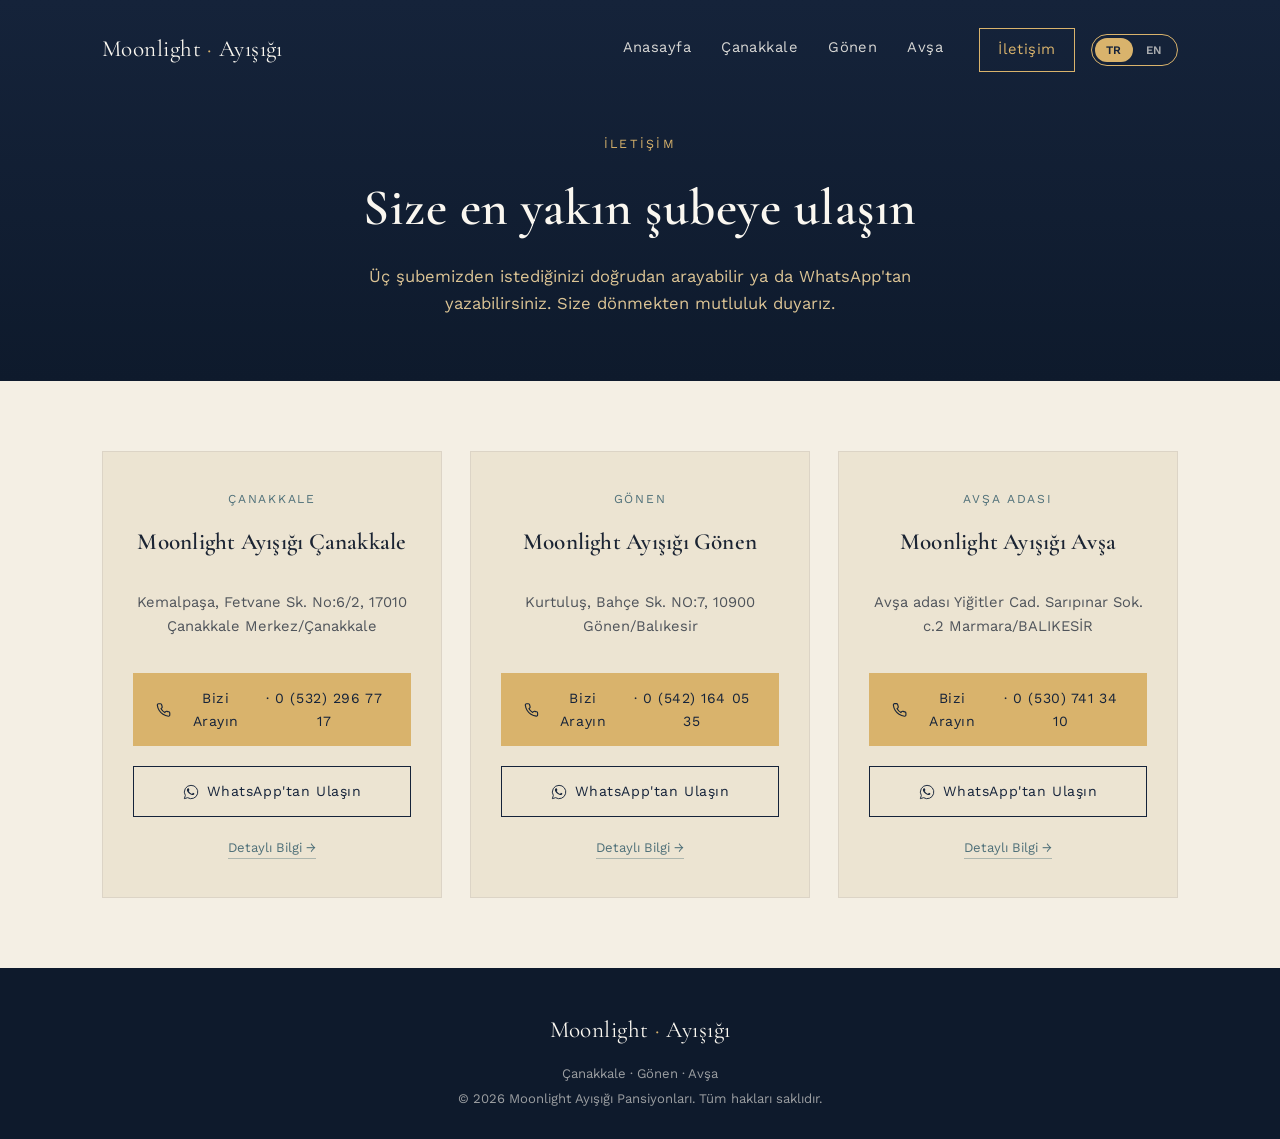
<file: iletisim.html>
<!DOCTYPE html>
<html lang="tr">
<head>
<meta charset="UTF-8">
<meta name="viewport" content="width=device-width, initial-scale=1.0">
<link rel="icon" href="favicon.ico" type="image/x-icon">
<title>İletişim | Moonlight Ayışığı Pansiyon - Apart</title>
<meta name="description" content="Moonlight Ayışığı Pansiyonları iletişim bilgileri — Çanakkale, Gönen ve Avşa şubelerimizi arayın veya WhatsApp'tan yazın.">
<link rel="preconnect" href="https://fonts.googleapis.com">
<link href="https://fonts.googleapis.com/css2?family=Cormorant+Garamond:wght@500;600;700&family=Work+Sans:wght@400;500;600&display=swap" rel="stylesheet">
<link rel="stylesheet" href="style.css">
</head>
<body>

<div class="contact-page-hero">
  <header class="site-header">
    <div class="wrap">
      <div class="logo">Moonlight<span class="dot">·</span>Ayışığı</div>
      <div class="nav-wrap">
        <nav>
          <a href="index.html" data-en="Home">Anasayfa</a>
          <a href="canakkale.html">Çanakkale</a>
          <a href="gonen.html">Gönen</a>
          <a href="avsa.html">Avşa</a>
          <a href="iletisim.html" class="nav-contact" data-en="Contact">İletişim</a>
        </nav>
        <div class="lang-switch" role="group" aria-label="Dil seçimi / Language">
          <button type="button" class="lang-btn" data-lang="tr" aria-pressed="true">TR</button>
          <button type="button" class="lang-btn" data-lang="en" aria-pressed="false">EN</button>
        </div>
        <button class="menu-toggle" aria-label="Menüyü aç/kapat" aria-expanded="false">
          <svg class="icon-burger" viewBox="0 0 24 24" fill="none" stroke="currentColor" stroke-width="1.8"><line x1="3" y1="6" x2="21" y2="6"/><line x1="3" y1="12" x2="21" y2="12"/><line x1="3" y1="18" x2="21" y2="18"/></svg>
          <svg class="icon-close" viewBox="0 0 24 24" fill="none" stroke="currentColor" stroke-width="1.8"><line x1="5" y1="5" x2="19" y2="19"/><line x1="5" y1="19" x2="19" y2="5"/></svg>
        </button>
      </div>
    </div>
  </header>

  <div class="wrap contact-hero-content">
    <span class="eyebrow" data-en="Contact">İletişim</span>
    <h1 data-en="Reach the branch nearest you">Size en yakın şubeye ulaşın</h1>
    <p class="lede" data-en="You can call any of our three branches directly or message us on WhatsApp. We'd love to hear from you.">Üç şubemizden istediğinizi doğrudan arayabilir ya da WhatsApp'tan yazabilirsiniz. Size dönmekten mutluluk duyarız.</p>
  </div>
</div>

<section class="section reveal">
  <div class="wrap">
    <div class="contact-cards-grid">

      <!-- ÇANAKKALE -->
      <article class="contact-card">
        <span class="place">Çanakkale</span>
        <h3>Moonlight Ayışığı Çanakkale</h3>
        <p class="addr">Kemalpaşa, Fetvane Sk. No:6/2, 17010 Çanakkale Merkez/Çanakkale</p>
        <a class="btn btn-gold" href="tel:+905322967717">
          <svg viewBox="0 0 24 24" fill="none" stroke="currentColor" stroke-width="1.8" width="16" height="16"><path d="M22 16.92v3a2 2 0 0 1-2.18 2 19.79 19.79 0 0 1-8.63-3.07 19.5 19.5 0 0 1-6-6 19.79 19.79 0 0 1-3.07-8.67A2 2 0 0 1 4.11 2h3a2 2 0 0 1 2 1.72 12.84 12.84 0 0 0 .7 2.81 2 2 0 0 1-.45 2.11L8.09 9.91a16 16 0 0 0 6 6l1.27-1.27a2 2 0 0 1 2.11-.45 12.84 12.84 0 0 0 2.81.7A2 2 0 0 1 22 16.92z"/></svg>
          <span class="i18n" data-en="Call Us">Bizi Arayın</span> · 0 (532) 296 77 17
        </a>
        <a class="btn" href="https://wa.me/905322967717?text=Merhaba%2C+Moonlight+Ay%C4%B1%C5%9F%C4%B1%C4%9F%C4%B1+%C3%87anakkale+%C5%9Fubesi+hakk%C4%B1nda+bilgi+almak+istiyorum." target="_blank" rel="noopener">
          <svg viewBox="0 0 24 24" fill="currentColor" width="16" height="16"><path d="M17.5 14.4c-.3-.2-1.8-.9-2.1-1-.3-.1-.5-.2-.7.1-.2.3-.8 1-1 1.2-.2.2-.4.2-.7.1-1-.4-2-1.1-2.8-2-.7-.8-1.2-1.7-1.5-2.1-.2-.3 0-.5.1-.7.2-.2.4-.5.6-.7.2-.2.2-.4.1-.7-.1-.3-.6-1.5-.8-2-.2-.4-.4-.4-.6-.4h-.6c-.2 0-.5.1-.7.4-.2.3-.9 1-.9 2.3 0 1.4 1 2.7 1.1 2.9.1.2 1.9 3 4.7 4.1 2.3.9 2.8.8 3.3.7.5-.1 1.6-.6 1.8-1.3.2-.6.2-1.2.1-1.3-.1-.1-.3-.2-.6-.4z"/><path d="M12 2a10 10 0 0 0-8.5 15.2L2 22l4.9-1.5A10 10 0 1 0 12 2z" fill="none" stroke="currentColor" stroke-width="1.4"/></svg>
          <span class="i18n" data-en="Contact via WhatsApp">WhatsApp'tan Ulaşın</span>
        </a>
        <a class="visit-link" href="canakkale.html"><span class="i18n" data-en="Learn More">Detaylı Bilgi</span> →</a>
      </article>

      <!-- GÖNEN -->
      <article class="contact-card">
        <span class="place">Gönen</span>
        <h3>Moonlight Ayışığı Gönen</h3>
        <p class="addr">Kurtuluş, Bahçe Sk. NO:7, 10900 Gönen/Balıkesir</p>
        <a class="btn btn-gold" href="tel:+905421640535">
          <svg viewBox="0 0 24 24" fill="none" stroke="currentColor" stroke-width="1.8" width="16" height="16"><path d="M22 16.92v3a2 2 0 0 1-2.18 2 19.79 19.79 0 0 1-8.63-3.07 19.5 19.5 0 0 1-6-6 19.79 19.79 0 0 1-3.07-8.67A2 2 0 0 1 4.11 2h3a2 2 0 0 1 2 1.72 12.84 12.84 0 0 0 .7 2.81 2 2 0 0 1-.45 2.11L8.09 9.91a16 16 0 0 0 6 6l1.27-1.27a2 2 0 0 1 2.11-.45 12.84 12.84 0 0 0 2.81.7A2 2 0 0 1 22 16.92z"/></svg>
          <span class="i18n" data-en="Call Us">Bizi Arayın</span> · 0 (542) 164 05 35
        </a>
        <a class="btn" href="https://wa.me/905421640535?text=Merhaba%2C+Moonlight+Ay%C4%B1%C5%9F%C4%B1%C4%9F%C4%B1+G%C3%B6nen+%C5%9Fubesi+hakk%C4%B1nda+bilgi+almak+istiyorum." target="_blank" rel="noopener">
          <svg viewBox="0 0 24 24" fill="currentColor" width="16" height="16"><path d="M17.5 14.4c-.3-.2-1.8-.9-2.1-1-.3-.1-.5-.2-.7.1-.2.3-.8 1-1 1.2-.2.2-.4.2-.7.1-1-.4-2-1.1-2.8-2-.7-.8-1.2-1.7-1.5-2.1-.2-.3 0-.5.1-.7.2-.2.4-.5.6-.7.2-.2.2-.4.1-.7-.1-.3-.6-1.5-.8-2-.2-.4-.4-.4-.6-.4h-.6c-.2 0-.5.1-.7.4-.2.3-.9 1-.9 2.3 0 1.4 1 2.7 1.1 2.9.1.2 1.9 3 4.7 4.1 2.3.9 2.8.8 3.3.7.5-.1 1.6-.6 1.8-1.3.2-.6.2-1.2.1-1.3-.1-.1-.3-.2-.6-.4z"/><path d="M12 2a10 10 0 0 0-8.5 15.2L2 22l4.9-1.5A10 10 0 1 0 12 2z" fill="none" stroke="currentColor" stroke-width="1.4"/></svg>
          <span class="i18n" data-en="Contact via WhatsApp">WhatsApp'tan Ulaşın</span>
        </a>
        <a class="visit-link" href="gonen.html"><span class="i18n" data-en="Learn More">Detaylı Bilgi</span> →</a>
      </article>

      <!-- AVŞA -->
      <article class="contact-card">
        <span class="place" data-en="Avşa Island">Avşa Adası</span>
        <h3>Moonlight Ayışığı Avşa</h3>
        <p class="addr">Avşa adası Yiğitler Cad. Sarıpınar Sok. c.2 Marmara/BALIKESİR</p>
        <a class="btn btn-gold" href="tel:+905307413410">
          <svg viewBox="0 0 24 24" fill="none" stroke="currentColor" stroke-width="1.8" width="16" height="16"><path d="M22 16.92v3a2 2 0 0 1-2.18 2 19.79 19.79 0 0 1-8.63-3.07 19.5 19.5 0 0 1-6-6 19.79 19.79 0 0 1-3.07-8.67A2 2 0 0 1 4.11 2h3a2 2 0 0 1 2 1.72 12.84 12.84 0 0 0 .7 2.81 2 2 0 0 1-.45 2.11L8.09 9.91a16 16 0 0 0 6 6l1.27-1.27a2 2 0 0 1 2.11-.45 12.84 12.84 0 0 0 2.81.7A2 2 0 0 1 22 16.92z"/></svg>
          <span class="i18n" data-en="Call Us">Bizi Arayın</span> · 0 (530) 741 34 10
        </a>
        <a class="btn" href="https://wa.me/905307413410?text=Merhaba%2C+Moonlight+Ay%C4%B1%C5%9F%C4%B1%C4%9F%C4%B1+Av%C5%9Fa+%C5%9Fubesi+hakk%C4%B1nda+bilgi+almak+istiyorum." target="_blank" rel="noopener">
          <svg viewBox="0 0 24 24" fill="currentColor" width="16" height="16"><path d="M17.5 14.4c-.3-.2-1.8-.9-2.1-1-.3-.1-.5-.2-.7.1-.2.3-.8 1-1 1.2-.2.2-.4.2-.7.1-1-.4-2-1.1-2.8-2-.7-.8-1.2-1.7-1.5-2.1-.2-.3 0-.5.1-.7.2-.2.4-.5.6-.7.2-.2.2-.4.1-.7-.1-.3-.6-1.5-.8-2-.2-.4-.4-.4-.6-.4h-.6c-.2 0-.5.1-.7.4-.2.3-.9 1-.9 2.3 0 1.4 1 2.7 1.1 2.9.1.2 1.9 3 4.7 4.1 2.3.9 2.8.8 3.3.7.5-.1 1.6-.6 1.8-1.3.2-.6.2-1.2.1-1.3-.1-.1-.3-.2-.6-.4z"/><path d="M12 2a10 10 0 0 0-8.5 15.2L2 22l4.9-1.5A10 10 0 1 0 12 2z" fill="none" stroke="currentColor" stroke-width="1.4"/></svg>
          <span class="i18n" data-en="Contact via WhatsApp">WhatsApp'tan Ulaşın</span>
        </a>
        <a class="visit-link" href="avsa.html"><span class="i18n" data-en="Learn More">Detaylı Bilgi</span> →</a>
      </article>

    </div>
  </div>
</section>

<footer class="site-footer">
  <div class="wrap">
    <div class="logo">Moonlight<span class="dot">·</span>Ayışığı</div>
    <p>Çanakkale · Gönen · Avşa</p>
    <p>&copy; 2026 Moonlight Ayışığı <span class="i18n" data-en="Guesthouses. All rights reserved.">Pansiyonları. Tüm hakları saklıdır.</span></p>
  </div>
</footer>

<script src="script.js"></script>
</body>
</html>
</file>
<file: style.css>
/* =========================================================
   MOONLIGHT AYIŞIĞI — Ortak Stil Dosyası
   Tema: Gece denizi + ay ışığı (Çanakkale / Gönen / Avşa)
   ========================================================= */

:root {
  --color-night: #15233A;        /* ana lacivert zemin */
  --color-night-deep: #0E1A2C;   /* daha koyu lacivert (footer, vurgu) */
  --color-sand: #F4EFE4;         /* sıcak krem zemin */
  --color-sand-dim: #ECE4D2;     /* krem üstü kart zemini */
  --color-moonlight: #D9B36C;    /* altın/ay ışığı vurgu rengi */
  --color-moonlight-soft: #E8CE9B;
  --color-ink: #1B2433;          /* krem zemin üzeri metin */
  --color-paper: #FAF7F0;        /* lacivert zemin üzeri metin/beyaz */
  --color-sea: #4F7079;          /* ikincil / muted teal */

  --font-display: "Cormorant Garamond", "Playfair Display", Georgia, serif;
  --font-body: "Work Sans", "Segoe UI", sans-serif;

  --radius: 2px;
  --container: 1140px;
}

* { box-sizing: border-box; }
html { scroll-behavior: smooth; }

body {
  margin: 0;
  font-family: var(--font-body);
  background: var(--color-sand);
  color: var(--color-ink);
  line-height: 1.6;
  -webkit-font-smoothing: antialiased;
}

img { max-width: 100%; display: block; }

a { color: inherit; text-decoration: none; }

.wrap {
  max-width: var(--container);
  margin: 0 auto;
  padding: 0 32px;
}

/* ---------- Tipografi ---------- */

h1, h2, h3 {
  font-family: var(--font-display);
  font-weight: 600;
  letter-spacing: 0.01em;
  margin: 0;
}

.eyebrow {
  display: inline-block;
  font-family: var(--font-body);
  font-size: 0.78rem;
  letter-spacing: 0.18em;
  text-transform: uppercase;
  color: var(--color-moonlight);
  margin-bottom: 14px;
}

/* ---------- Header / Nav ---------- */

.site-header {
  position: fixed;
  top: 0;
  left: 0;
  right: 0;
  z-index: 50;
  background: transparent;
  padding: 28px 0;
  padding-top: max(28px, env(safe-area-inset-top));
  transition: background 0.35s ease, box-shadow 0.35s ease, padding 0.35s ease;
}

.site-header.scrolled {
  background: rgba(14, 26, 44, 0.92);
  backdrop-filter: blur(10px);
  -webkit-backdrop-filter: blur(10px);
  box-shadow: 0 8px 30px rgba(8, 14, 24, 0.25);
  padding: 16px 0;
  padding-top: max(16px, env(safe-area-inset-top));
}

.site-header .wrap {
  display: flex;
  align-items: center;
  justify-content: space-between;
  position: relative;
}

.nav-wrap {
  display: flex;
  align-items: center;
  gap: 16px;
}

.logo {
  font-family: var(--font-display);
  font-size: 1.45rem;
  color: var(--color-paper);
  letter-spacing: 0.02em;
}

.logo .dot {
  color: var(--color-moonlight);
  margin: 0 6px;
}

.site-header nav {
  display: flex;
  align-items: center;
  gap: 30px;
}

.site-header nav a {
  color: var(--color-paper);
  font-size: 0.92rem;
  letter-spacing: 0.03em;
  border-bottom: 1px solid transparent;
  padding-bottom: 4px;
  transition: border-color 0.25s ease, opacity 0.25s ease;
  opacity: 0.85;
  white-space: nowrap;
}

.site-header nav a:hover,
.site-header nav a:focus-visible {
  border-color: var(--color-moonlight);
  opacity: 1;
}

.site-header nav a.active {
  border-color: var(--color-moonlight);
  color: var(--color-moonlight-soft);
  opacity: 1;
}

.site-header nav a.nav-contact {
  margin-left: 6px;
  padding: 9px 18px;
  border: 1px solid var(--color-moonlight);
  color: var(--color-moonlight);
  border-bottom: 1px solid var(--color-moonlight);
}

.site-header nav a.nav-contact:hover,
.site-header nav a.nav-contact:focus-visible {
  background: var(--color-moonlight);
  color: var(--color-night);
}

.site-header.on-light .logo,
.site-header.on-light nav a {
  color: var(--color-night);
}

/* Mobil menü düğmesi */
.menu-toggle {
  display: none;
  background: none;
  border: none;
  padding: 6px;
  cursor: pointer;
  color: var(--color-paper);
  z-index: 60;
}

.menu-toggle svg { width: 26px; height: 26px; display: block; }
.menu-toggle .icon-close { display: none; }
.menu-toggle.is-open .icon-burger { display: none; }
.menu-toggle.is-open .icon-close { display: block; }

/* Dil değiştirme (TR/EN) */
.lang-switch {
  display: flex;
  align-items: center;
  border: 1px solid var(--color-moonlight);
  border-radius: 20px;
  padding: 3px;
  gap: 2px;
  flex-shrink: 0;
}

.lang-btn {
  background: none;
  border: none;
  color: var(--color-paper);
  font-family: var(--font-body);
  font-size: 0.72rem;
  font-weight: 600;
  letter-spacing: 0.05em;
  padding: 5px 11px;
  border-radius: 16px;
  cursor: pointer;
  opacity: 0.65;
  transition: background 0.2s ease, color 0.2s ease, opacity 0.2s ease;
}

.lang-btn:hover,
.lang-btn:focus-visible {
  opacity: 1;
}

.lang-btn.active {
  background: var(--color-moonlight);
  color: var(--color-night);
  opacity: 1;
}

.site-header.on-light .lang-btn { color: var(--color-night); }

@media (max-width: 720px) {
  .menu-toggle { display: block; }

  .site-header nav {
    position: absolute;
    top: 100%;
    left: 0;
    right: 0;
    margin-top: 14px;
    flex-direction: column;
    align-items: flex-start;
    gap: 16px;
    background: rgba(14, 22, 36, 0.97);
    backdrop-filter: blur(10px);
    padding: 22px 28px 28px;
    border-top: 1px solid rgba(217, 179, 108, 0.2);
    opacity: 0;
    transform: translateY(-10px);
    pointer-events: none;
    transition: opacity 0.25s ease, transform 0.25s ease;
  }

  .site-header nav.is-open {
    opacity: 1;
    transform: translateY(0);
    pointer-events: auto;
  }

  .site-header nav a.nav-contact { margin-left: 0; }
}

/* Çok dar ekranlarda üst bar (logo + dil + menü) sıkışıp üst üste
   binmesin diye başlık alanını küçültüyoruz. */
@media (max-width: 420px) {
  .site-header { padding: 18px 0; }
  .site-header.scrolled { padding: 14px 0; }
  .site-header .wrap { flex-wrap: nowrap; }
  .logo { font-size: 1.08rem; }
  .nav-wrap { gap: 8px; }
  .lang-switch { padding: 2px; }
  .lang-btn { padding: 4px 8px; font-size: 0.62rem; }
  .menu-toggle { padding: 4px; }
  .menu-toggle svg { width: 22px; height: 22px; }
}

/* ---------- Hero (gece denizi + ay) ---------- */

.hero {
  position: relative;
  background: linear-gradient(180deg, var(--color-night) 0%, var(--color-night-deep) 100%);
  color: var(--color-paper);
  overflow: hidden;
  padding-bottom: 70px;
}

.hero-inner {
  position: relative;
  padding-top: calc(130px + env(safe-area-inset-top));
  padding-bottom: 40px;
  text-align: center;
}

@media (max-width: 720px) {
  .hero-inner { padding-top: calc(110px + env(safe-area-inset-top)); }
}

.hero h1 {
  font-size: clamp(2.6rem, 6vw, 4.4rem);
  line-height: 1.05;
  margin-bottom: 18px;
}

.hero .lede {
  max-width: 620px;
  margin: 0 auto;
  font-size: 1.08rem;
  color: var(--color-moonlight-soft);
  opacity: 0.95;
}

/* Ay ışığı / yansıma imza görseli */
.moon-scene {
  width: 100%;
  height: clamp(160px, 28vw, 260px);
  margin-top: 36px;
  display: block;
}

/* ---------- Tanıtım metni ---------- */

.intro {
  padding: 70px 0 20px;
  text-align: center;
}

.intro p {
  max-width: 680px;
  margin: 0 auto;
  font-size: 1.08rem;
  color: var(--color-ink);
}

/* ---------- Şubelerimiz ---------- */

.branches {
  padding: 50px 0 90px;
}

.branches-head {
  text-align: center;
  margin-bottom: 46px;
}

.branches-grid {
  display: grid;
  grid-template-columns: repeat(3, 1fr);
  gap: 30px;
}

.branch-card {
  background: var(--color-sand-dim);
  border: 1px solid rgba(27,36,51,0.08);
  display: flex;
  flex-direction: column;
  transition: transform 0.4s ease, box-shadow 0.4s ease;
}

.branch-card:hover {
  transform: translateY(-7px);
  box-shadow: 0 22px 44px rgba(14, 26, 44, 0.16);
}

.branch-photos {
  display: grid;
  grid-template-columns: 1fr 1fr;
  gap: 2px;
  overflow: hidden;
}

.photo-placeholder {
  aspect-ratio: 1 / 1;
  background: linear-gradient(135deg, var(--color-night) 0%, var(--color-sea) 130%);
  display: flex;
  align-items: center;
  justify-content: center;
  position: relative;
  overflow: hidden;
}

.photo-placeholder svg {
  width: 30%;
  opacity: 0.55;
  transition: transform 0.5s ease;
}

.branch-card:hover .photo-placeholder svg {
  transform: scale(1.1);
}

.photo-placeholder .ph-label {
  position: absolute;
  bottom: 8px;
  left: 8px;
  right: 8px;
  font-size: 0.62rem;
  letter-spacing: 0.04em;
  color: var(--color-paper);
  opacity: 0.6;
}

.branch-body {
  padding: 28px 26px 30px;
  flex: 1;
  display: flex;
  flex-direction: column;
}

.branch-body .place {
  font-size: 0.78rem;
  letter-spacing: 0.14em;
  text-transform: uppercase;
  color: var(--color-sea);
  margin-bottom: 8px;
}

.branch-body h3 {
  font-size: 1.55rem;
  margin-bottom: 10px;
}

.branch-body p {
  font-size: 0.96rem;
  color: var(--color-ink);
  opacity: 0.85;
  flex: 1;
}

.btn {
  display: inline-flex;
  align-items: center;
  gap: 8px;
  margin-top: 18px;
  padding: 13px 22px;
  font-family: var(--font-body);
  font-size: 0.88rem;
  letter-spacing: 0.04em;
  border: 1px solid var(--color-night);
  color: var(--color-night);
  background: transparent;
  cursor: pointer;
  transition: background 0.25s ease, color 0.25s ease, box-shadow 0.25s ease;
  text-align: center;
  justify-content: center;
}

.btn .arrow {
  display: inline-block;
  transition: transform 0.25s ease;
}

.btn:hover .arrow,
.btn:focus-visible .arrow {
  transform: translateX(4px);
}

.btn:hover, .btn:focus-visible {
  background: var(--color-night);
  color: var(--color-paper);
  box-shadow: 0 10px 24px rgba(14, 26, 44, 0.18);
}

.btn-gold {
  border-color: var(--color-moonlight);
  background: var(--color-moonlight);
  color: var(--color-night);
}

.btn-gold:hover, .btn-gold:focus-visible {
  background: var(--color-moonlight-soft);
  color: var(--color-night);
  border-color: var(--color-moonlight-soft);
}

.btn-outline-light {
  border-color: var(--color-paper);
  color: var(--color-paper);
}

.btn-outline-light:hover, .btn-outline-light:focus-visible {
  background: var(--color-paper);
  color: var(--color-night);
}

/* ---------- Footer ---------- */

.site-footer {
  background: var(--color-night-deep);
  color: var(--color-paper);
  padding: 44px 0 30px;
  text-align: center;
}

.site-footer .logo {
  margin-bottom: 10px;
  display: inline-block;
}

.site-footer p {
  font-size: 0.82rem;
  opacity: 0.6;
  margin: 4px 0 0;
}

/* ===========================================================
   ŞUBE DETAY SAYFALARI
   =========================================================== */

.branch-hero {
  background: linear-gradient(180deg, var(--color-night) 0%, var(--color-night-deep) 100%);
  color: var(--color-paper);
  padding-bottom: 60px;
}

.branch-hero-content { padding-top: 130px; }

@media (max-width: 720px) {
  .branch-hero-content { padding-top: 110px; }
}

.branch-hero .back-link {
  display: inline-block;
  font-size: 0.82rem;
  color: var(--color-moonlight-soft);
  margin-bottom: 26px;
  opacity: 0.85;
}

.branch-hero .back-link:hover { opacity: 1; }

.branch-hero h1 {
  font-size: clamp(2.2rem, 5vw, 3.4rem);
  margin-bottom: 14px;
}

.branch-hero .loc {
  font-size: 0.92rem;
  letter-spacing: 0.1em;
  text-transform: uppercase;
  color: var(--color-moonlight);
  margin-bottom: 22px;
}

.branch-hero .lede {
  max-width: 640px;
  font-size: 1.05rem;
  color: var(--color-moonlight-soft);
  opacity: 0.95;
}

.banner-placeholder {
  margin-top: 40px;
  aspect-ratio: 16 / 6;
  background: linear-gradient(120deg, var(--color-sea) 0%, var(--color-night) 70%);
  display: flex;
  align-items: center;
  justify-content: center;
  position: relative;
}

.banner-placeholder svg { width: 60px; opacity: 0.5; }

.ph-tag {
  position: absolute;
  bottom: 14px;
  left: 14px;
  font-size: 0.72rem;
  letter-spacing: 0.05em;
  color: var(--color-paper);
  opacity: 0.65;
}

.section {
  padding: 70px 0;
}

.section.alt {
  background: var(--color-sand-dim);
}

.section-head {
  text-align: center;
  max-width: 640px;
  margin: 0 auto 44px;
}

.section-head p { color: var(--color-ink); opacity: 0.8; }

.about-text {
  max-width: 720px;
  margin: 0 auto;
  font-size: 1.04rem;
  text-align: center;
}

.gallery-grid {
  display: grid;
  grid-template-columns: repeat(4, 1fr);
  gap: 14px;
}

.gallery-grid .photo-placeholder {
  aspect-ratio: 4 / 3;
}

.gallery-grid .photo-placeholder:nth-child(1),
.gallery-grid .photo-placeholder:nth-child(6) {
  grid-row: span 2;
  aspect-ratio: 4 / 7;
}

/* Genel mekan fotoğrafları (Resepsiyon / Dış Bina / Sokak) */
.gallery-grid-3 {
  display: grid;
  grid-template-columns: repeat(3, 1fr);
  gap: 14px;
}

.gallery-grid-3 .photo-placeholder {
  aspect-ratio: 4 / 3;
}

/* Odalarımız */
.rooms-head { margin-top: 56px; }

.rooms-grid {
  display: grid;
  grid-template-columns: repeat(3, 1fr);
  gap: 30px;
}

.room-carousel {
  display: flex;
  flex-direction: column;
  height: 100%;
}

.room-carousel h3 {
  font-size: 1.1rem;
  text-align: center;
  margin-bottom: 14px;
}

/* İçindekiler (özellik) listesi satır sayısı odadan odaya
   değişse de fotoğraf bloğu her zaman aynı hizada başlasın diye
   fazladan boşluk carousel'den önceki alana veriliyor. */
.room-carousel .carousel {
  margin-top: auto;
}

/* Oda özellik listesi */
.amenity-list {
  list-style: none;
  margin: 0 0 16px;
  padding: 0;
  font-size: 0.78rem;
  line-height: 1.55;
  color: var(--color-ink);
  opacity: 0.85;
}

.amenity-list li {
  position: relative;
  padding-left: 18px;
  margin-bottom: 3px;
}

.amenity-list li::before {
  content: "✓";
  position: absolute;
  left: 0;
  top: 0;
  color: var(--color-moonlight);
  font-weight: 600;
  font-size: 0.78rem;
}

/* 2 sütunlu oda grid'i (Avşa) */
.rooms-grid-2 {
  display: grid;
  grid-template-columns: repeat(2, 1fr);
  gap: 40px;
}

.carousel {
  position: relative;
  aspect-ratio: 4 / 3;
  overflow: hidden;
}

.carousel-track {
  position: relative;
  width: 100%;
  height: 100%;
}

.carousel-slide {
  position: absolute;
  inset: 0;
  display: none;
  align-items: center;
  justify-content: center;
  background: linear-gradient(135deg, var(--color-night) 0%, var(--color-sea) 130%);
}
.carousel-slide img {
  width: 100%;
  height: 100%;
  object-fit: contain;
  object-position: center;
}

.carousel-slide.active { display: flex; }

.carousel-slide svg {
  width: 28%;
  opacity: 0.55;
}

.carousel-slide .ph-label {
  position: absolute;
  bottom: 8px;
  left: 8px;
  right: 8px;
  font-size: 0.62rem;
  letter-spacing: 0.04em;
  text-align: center;
  color: var(--color-paper);
  opacity: 0.65;
}

.carousel-arrow {
  position: absolute;
  top: 50%;
  transform: translateY(-50%);
  width: 34px;
  height: 34px;
  border-radius: 50%;
  border: none;
  background: rgba(14, 26, 44, 0.55);
  color: var(--color-paper);
  font-size: 1.3rem;
  line-height: 1;
  cursor: pointer;
  display: flex;
  align-items: center;
  justify-content: center;
  z-index: 5;
  transition: background 0.25s ease, color 0.25s ease;
}

.carousel-arrow:hover,
.carousel-arrow:focus-visible {
  background: var(--color-moonlight);
  color: var(--color-night);
}

.carousel-arrow.prev { left: 8px; }
.carousel-arrow.next { right: 8px; }

.carousel-dots {
  display: flex;
  justify-content: center;
  gap: 6px;
  margin-top: 12px;
}

.carousel-dots .dot {
  width: 7px;
  height: 7px;
  border-radius: 50%;
  background: rgba(27, 36, 51, 0.25);
  cursor: pointer;
  display: inline-block;
  border: none;
  padding: 0;
}

.carousel-dots .dot.active { background: var(--color-moonlight); }

.gallery-grid-3 .photo-placeholder,
.carousel-slide {
  cursor: zoom-in;
}

.carousel-slide.video-slide {
  cursor: default;
}

.carousel-video {
  width: 100%;
  height: 100%;
  object-fit: contain;
  background: linear-gradient(135deg, var(--color-night) 0%, var(--color-sea) 130%);
}

/* Fotoğraf büyütme (lightbox) */
.lightbox {
  position: fixed;
  inset: 0;
  background: rgba(14, 26, 44, 0.92);
  display: none;
  align-items: center;
  justify-content: center;
  padding: 40px;
  z-index: 200;
}

.lightbox.is-open { display: flex; }

.lightbox-content {
  position: relative;
  width: min(90vw, 760px);
  aspect-ratio: 4 / 3;
  background: linear-gradient(135deg, var(--color-night) 0%, var(--color-sea) 130%);
  display: flex;
  align-items: center;
  justify-content: center;
  overflow: hidden;
}

.lightbox-content svg {
  width: 22%;
  opacity: 0.6;
}

.lightbox-content img {
  width: 100%;
  height: 100%;
  object-fit: contain;
}

.lightbox-content .ph-label {
  position: absolute;
  bottom: 16px;
  left: 16px;
  right: 16px;
  text-align: center;
  font-size: 0.85rem;
  letter-spacing: 0.05em;
  color: var(--color-paper);
  opacity: 0.8;
}

.lightbox-close {
  position: absolute;
  top: 24px;
  right: 28px;
  width: 42px;
  height: 42px;
  border-radius: 50%;
  border: none;
  background: rgba(244, 239, 228, 0.12);
  color: var(--color-paper);
  font-size: 1.6rem;
  line-height: 1;
  cursor: pointer;
  display: flex;
  align-items: center;
  justify-content: center;
  z-index: 210;
  transition: background 0.25s ease, color 0.25s ease;
}

.lightbox-close:hover, .lightbox-close:focus-visible {
  background: var(--color-moonlight);
  color: var(--color-night);
}

.lightbox-nav {
  position: absolute;
  top: 50%;
  transform: translateY(-50%);
  width: 46px;
  height: 46px;
  border-radius: 50%;
  border: none;
  background: rgba(14, 26, 44, 0.55);
  color: var(--color-paper);
  font-size: 1.6rem;
  line-height: 1;
  cursor: pointer;
  display: flex;
  align-items: center;
  justify-content: center;
  z-index: 210;
  transition: background 0.25s ease, color 0.25s ease;
}

.lightbox-nav:hover, .lightbox-nav:focus-visible {
  background: var(--color-moonlight);
  color: var(--color-night);
}

.lightbox-nav.prev { left: -68px; }
.lightbox-nav.next { right: -68px; }

@media (max-width: 960px) {
  .lightbox-nav.prev { left: 6px; }
  .lightbox-nav.next { right: 6px; }
}

@media (max-width: 560px) {
  .lightbox { padding: 16px; }
  .lightbox-close { top: 10px; right: 10px; }
}

/* Konum */

.location-grid {
  display: grid;
  grid-template-columns: 1fr 1fr;
  gap: 40px;
  align-items: stretch;
}

.location-info h3 { font-size: 1.4rem; margin-bottom: 16px; }
.location-info p { margin: 0 0 10px; opacity: 0.85; }
.location-info .label {
  font-size: 0.74rem;
  letter-spacing: 0.12em;
  text-transform: uppercase;
  color: var(--color-sea);
  display: block;
  margin-top: 18px;
  margin-bottom: 4px;
}

.map-placeholder {
  background: var(--color-sand-dim);
  border: 1px dashed rgba(27,36,51,0.25);
  min-height: 280px;
  display: flex;
  align-items: center;
  justify-content: center;
  text-align: center;
  font-size: 0.85rem;
  color: var(--color-sea);
  padding: 24px;
}

/* İletişim */

.contact-box {
  background: linear-gradient(180deg, var(--color-night) 0%, var(--color-night-deep) 100%);
  color: var(--color-paper);
  text-align: center;
  padding: 64px 32px;
}

.contact-box h2 { font-size: 2rem; margin-bottom: 12px; }
.contact-box p { color: var(--color-moonlight-soft); opacity: 0.9; margin-bottom: 32px; }

.contact-actions {
  display: flex;
  gap: 18px;
  justify-content: center;
  flex-wrap: wrap;
}

.contact-actions .btn {
  min-width: 230px;
  padding: 16px 26px;
  font-size: 0.95rem;
}

.contact-actions svg { width: 18px; height: 18px; }

/* ---------- Responsive ---------- */

@media (max-width: 880px) {
  .branches-grid { grid-template-columns: 1fr; }
  .gallery-grid { grid-template-columns: repeat(2, 1fr); }
  .gallery-grid .photo-placeholder:nth-child(1),
  .gallery-grid .photo-placeholder:nth-child(6) {
    grid-row: span 1;
    aspect-ratio: 4 / 3;
  }
  .gallery-grid-3 { grid-template-columns: 1fr; }
  .rooms-grid { grid-template-columns: 1fr; gap: 40px; }
  .rooms-grid-2 { grid-template-columns: 1fr; gap: 40px; }
  .location-grid { grid-template-columns: 1fr; }
  .site-header nav { gap: 18px; font-size: 0.82rem; }
}

@media (max-width: 560px) {
  .wrap { padding: 0 20px; }
  .contact-actions .btn { width: 100%; }
  .lang-btn { padding: 5px 9px; font-size: 0.68rem; }
}

@media (prefers-reduced-motion: reduce) {
  html { scroll-behavior: auto; }
}

/* ---------- Scroll-reveal ---------- */

.reveal {
  opacity: 0;
  transform: translateY(22px);
  transition: opacity 0.7s ease, transform 0.7s ease;
}

.reveal.is-visible {
  opacity: 1;
  transform: none;
}

.reveal-stagger.is-visible > * {
  transition-delay: calc(var(--stagger-i, 0) * 70ms);
}

@media (prefers-reduced-motion: reduce) {
  .reveal { opacity: 1; transform: none; transition: none; }
}

/* ---------- İletişim sayfası ---------- */

.contact-page-hero {
  background: linear-gradient(180deg, var(--color-night) 0%, var(--color-night-deep) 100%);
  color: var(--color-paper);
  text-align: center;
  padding-bottom: 64px;
}

.contact-page-hero .contact-hero-content { padding-top: 130px; }

@media (max-width: 720px) {
  .contact-page-hero .contact-hero-content { padding-top: 110px; }
}

.contact-page-hero h1 {
  font-size: clamp(2.2rem, 5vw, 3.2rem);
  margin-bottom: 14px;
}

.contact-page-hero .lede {
  max-width: 560px;
  margin: 0 auto;
  font-size: 1.04rem;
  color: var(--color-moonlight-soft);
  opacity: 0.95;
}

.contact-cards-grid {
  display: grid;
  grid-template-columns: repeat(3, 1fr);
  gap: 28px;
}

.contact-card {
  background: var(--color-sand-dim);
  border: 1px solid rgba(27,36,51,0.08);
  padding: 38px 30px;
  text-align: center;
  display: flex;
  flex-direction: column;
  gap: 14px;
  transition: transform 0.35s ease, box-shadow 0.35s ease;
}

.contact-card:hover {
  transform: translateY(-6px);
  box-shadow: 0 20px 40px rgba(14, 26, 44, 0.14);
}

.contact-card .place {
  font-size: 0.76rem;
  letter-spacing: 0.14em;
  text-transform: uppercase;
  color: var(--color-sea);
}

.contact-card h3 {
  font-size: 1.45rem;
  margin-bottom: 2px;
}

.contact-card .addr {
  font-size: 0.92rem;
  opacity: 0.75;
  min-height: 44px;
}

.contact-card .btn { width: 100%; margin-top: 6px; }

.contact-card .visit-link {
  margin-top: 6px;
  font-size: 0.82rem;
  color: var(--color-sea);
  border-bottom: 1px solid rgba(79,112,121,0.4);
  align-self: center;
}

.contact-card .visit-link:hover { border-color: var(--color-sea); }

@media (max-width: 880px) {
  .contact-cards-grid { grid-template-columns: 1fr; }
}
</file>
